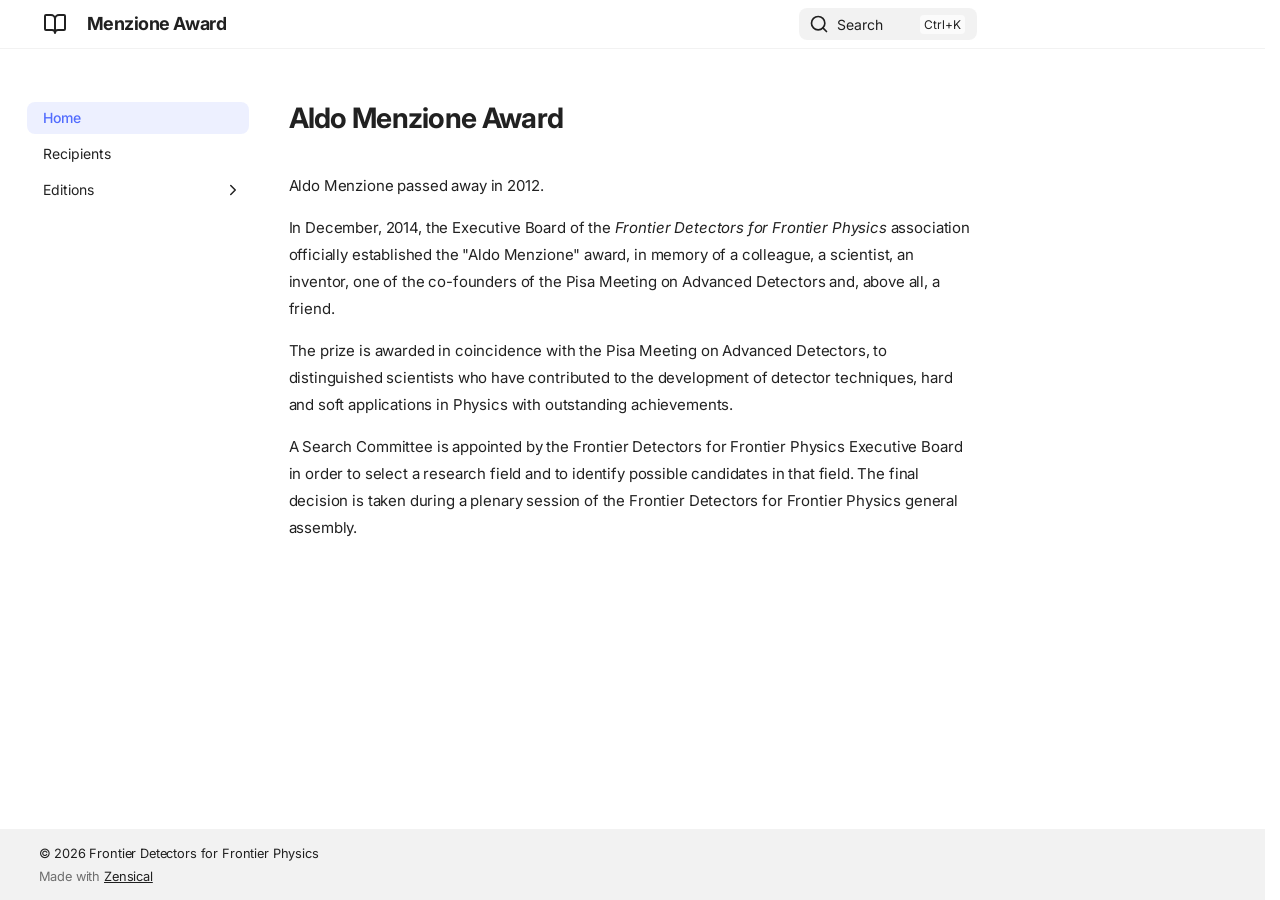
<file: index.html>
<!doctype html>
<html lang="en" class="no-js">
  <head>
    
      <meta charset="utf-8">
      <meta name="viewport" content="width=device-width,initial-scale=1">
      
        <meta name="description" content="Aldo Menzione Award landing page.">
      
      
        <meta name="author" content="Luca Baldini">
      
      
        <link rel="canonical" href="https://example.org/">
      
      
      
        <link rel="next" href="./recipients/">
      
      
        
      
      
      <link rel="icon" href="./assets/images/favicon.png">
      <meta name="generator" content="zensical-0.0.33">
    
    
      
        <title>Aldo Menzione Award - Menzione Award</title>
      
    
    
      
        
      
      <link rel="stylesheet" href="./assets/stylesheets/modern/main.53a7feaf.min.css">
      
      


    
    
      
    
    
      
        
        
        <link rel="preconnect" href="https://fonts.gstatic.com" crossorigin>
        <link rel="stylesheet" href="https://fonts.googleapis.com/css?family=Inter:300,300i,400,400i,500,500i,700,700i%7CJetBrains+Mono:400,400i,700,700i&amp;display=fallback">
        <style>:root{--md-text-font:"Inter";--md-code-font:"JetBrains Mono"}</style>
      
    
    
      <link rel="stylesheet" href="./stylesheets/extra.css">
    
    <script>__md_scope=new URL(".",location),__md_hash=e=>[...e].reduce(((e,t)=>(e<<5)-e+t.charCodeAt(0)),0),__md_get=(e,t=localStorage,a=__md_scope)=>JSON.parse(t.getItem(a.pathname+"."+e)),__md_set=(e,t,a=localStorage,_=__md_scope)=>{try{a.setItem(_.pathname+"."+e,JSON.stringify(t))}catch(e){}},document.documentElement.setAttribute("data-platform",navigator.platform)</script>
    
      

    
    
  </head>
  
  
    <body dir="ltr">
  
    
    <input class="md-toggle" data-md-toggle="drawer" type="checkbox" id="__drawer" autocomplete="off">
    <input class="md-toggle" data-md-toggle="search" type="checkbox" id="__search" autocomplete="off">
    <label class="md-overlay" for="__drawer" aria-label="Navigation"></label>
    <div data-md-component="skip">
      
        <a href="#__skip" class="md-skip">
          Skip to content
        </a>
      
    </div>
    <div data-md-component="announce">
      
    </div>
    
    
      

  

<header class="md-header md-header--shadow" data-md-component="header">
  <nav class="md-header__inner md-grid" aria-label="Header">
    <a href="" title="Menzione Award" class="md-header__button md-logo" aria-label="Menzione Award" data-md-component="logo">
      
  
  <svg xmlns="http://www.w3.org/2000/svg" fill="none" stroke="currentColor" stroke-linecap="round" stroke-linejoin="round" stroke-width="2" class="lucide lucide-book-open" viewBox="0 0 24 24"><path d="M12 7v14M3 18a1 1 0 0 1-1-1V4a1 1 0 0 1 1-1h5a4 4 0 0 1 4 4 4 4 0 0 1 4-4h5a1 1 0 0 1 1 1v13a1 1 0 0 1-1 1h-6a3 3 0 0 0-3 3 3 3 0 0 0-3-3z"/></svg>

    </a>
    <label class="md-header__button md-icon" for="__drawer" aria-label="Navigation">
      
      <svg xmlns="http://www.w3.org/2000/svg" fill="none" stroke="currentColor" stroke-linecap="round" stroke-linejoin="round" stroke-width="2" class="lucide lucide-menu" viewBox="0 0 24 24"><path d="M4 5h16M4 12h16M4 19h16"/></svg>
    </label>
    <div class="md-header__title" data-md-component="header-title">
      <div class="md-header__ellipsis">
        <div class="md-header__topic">
          <span class="md-ellipsis">
            Menzione Award
          </span>
        </div>
        <div class="md-header__topic" data-md-component="header-topic">
          <span class="md-ellipsis">
            
              Aldo Menzione Award
            
          </span>
        </div>
      </div>
    </div>
    
    
      <script>var palette=__md_get("__palette");if(palette&&palette.color){if("(prefers-color-scheme)"===palette.color.media){var media=matchMedia("(prefers-color-scheme: light)"),input=document.querySelector(media.matches?"[data-md-color-media='(prefers-color-scheme: light)']":"[data-md-color-media='(prefers-color-scheme: dark)']");palette.color.media=input.getAttribute("data-md-color-media"),palette.color.scheme=input.getAttribute("data-md-color-scheme"),palette.color.primary=input.getAttribute("data-md-color-primary"),palette.color.accent=input.getAttribute("data-md-color-accent")}for(var[key,value]of Object.entries(palette.color))document.body.setAttribute("data-md-color-"+key,value)}</script>
    
    
    
      
      
        <label class="md-header__button md-icon" for="__search" aria-label="Search">
          
          <svg xmlns="http://www.w3.org/2000/svg" fill="none" stroke="currentColor" stroke-linecap="round" stroke-linejoin="round" stroke-width="2" class="lucide lucide-search" viewBox="0 0 24 24"><path d="m21 21-4.34-4.34"/><circle cx="11" cy="11" r="8"/></svg>
        </label>
        <div class="md-search" data-md-component="search" role="dialog" aria-label="Search">
  <button type="button" class="md-search__button">
    Search
  </button>
</div>
      
    
    <div class="md-header__source">
      
    </div>
  </nav>
  
</header>
    
    <div class="md-container" data-md-component="container">
      
      
        
          
        
      
      <main class="md-main" data-md-component="main">
        <div class="md-main__inner md-grid">
          
            
              
              <div class="md-sidebar md-sidebar--primary" data-md-component="sidebar" data-md-type="navigation" >
                <div class="md-sidebar__scrollwrap">
                  <div class="md-sidebar__inner">
                    



<nav class="md-nav md-nav--primary" aria-label="Navigation" data-md-level="0">
  <label class="md-nav__title" for="__drawer">
    <a href="" title="Menzione Award" class="md-nav__button md-logo" aria-label="Menzione Award" data-md-component="logo">
      
  
  <svg xmlns="http://www.w3.org/2000/svg" fill="none" stroke="currentColor" stroke-linecap="round" stroke-linejoin="round" stroke-width="2" class="lucide lucide-book-open" viewBox="0 0 24 24"><path d="M12 7v14M3 18a1 1 0 0 1-1-1V4a1 1 0 0 1 1-1h5a4 4 0 0 1 4 4 4 4 0 0 1 4-4h5a1 1 0 0 1 1 1v13a1 1 0 0 1-1 1h-6a3 3 0 0 0-3 3 3 3 0 0 0-3-3z"/></svg>

    </a>
    Menzione Award
  </label>
  
  <ul class="md-nav__list" data-md-scrollfix>
    
      
      
  
  
    
  
  
  
    <li class="md-nav__item md-nav__item--active">
      
      
      
      
      
      <a href="" class="md-nav__link md-nav__link--active">
        
  
  
  <span class="md-ellipsis">
    
  
    Home
  

    
  </span>
  
  

      </a>
      
    </li>
  

    
      
      
  
  
  
  
    <li class="md-nav__item">
      <a href="./recipients/" class="md-nav__link">
        
  
  
  <span class="md-ellipsis">
    
  
    Recipients
  

    
  </span>
  
  

      </a>
    </li>
  

    
      
      
  
  
  
  
    
    
    
    
    
    <li class="md-nav__item md-nav__item--nested">
      
        
        
        <input class="md-nav__toggle md-toggle " type="checkbox" id="__nav_3" >
        
          
          <label class="md-nav__link" for="__nav_3" id="__nav_3_label" tabindex="0">
            
  
  
  <span class="md-ellipsis">
    
  
    Editions
  

    
  </span>
  
  

            <span class="md-nav__icon md-icon"></span>
          </label>
        
        <nav class="md-nav" data-md-level="1" aria-labelledby="__nav_3_label" aria-expanded="false">
          <label class="md-nav__title" for="__nav_3">
            <span class="md-nav__icon md-icon"></span>
            
  
    Editions
  

          </label>
          <ul class="md-nav__list" data-md-scrollfix>
            
              
                
  
  
  
  
    <li class="md-nav__item">
      <a href="./editions/2024/" class="md-nav__link">
        
  
  
  <span class="md-ellipsis">
    
  
    2024
  

    
  </span>
  
  

      </a>
    </li>
  

              
            
              
                
  
  
  
  
    <li class="md-nav__item">
      <a href="./editions/2022/" class="md-nav__link">
        
  
  
  <span class="md-ellipsis">
    
  
    2022
  

    
  </span>
  
  

      </a>
    </li>
  

              
            
              
                
  
  
  
  
    <li class="md-nav__item">
      <a href="./editions/2018/" class="md-nav__link">
        
  
  
  <span class="md-ellipsis">
    
  
    2018
  

    
  </span>
  
  

      </a>
    </li>
  

              
            
              
                
  
  
  
  
    <li class="md-nav__item">
      <a href="./editions/2015/" class="md-nav__link">
        
  
  
  <span class="md-ellipsis">
    
  
    2015
  

    
  </span>
  
  

      </a>
    </li>
  

              
            
          </ul>
        </nav>
      
    </li>
  

    
  </ul>
</nav>
                  </div>
                </div>
              </div>
            
            
              
              <div class="md-sidebar md-sidebar--secondary" data-md-component="sidebar" data-md-type="toc" >
                <div class="md-sidebar__scrollwrap">
                  
                    
                    
                    
                    
                  
                  <div class="md-sidebar__inner">
                    


<nav class="md-nav md-nav--secondary" aria-label="On this page">
  
  
  
  
</nav>
                  </div>
                </div>
              </div>
            
          
          
            <div class="md-content" data-md-component="content">
              
              <article class="md-content__inner md-typeset">
                
  
                  

  <h1 id="__skip">Aldo Menzione Award</h1>

<p>Aldo Menzione passed away in 2012.</p>
<p>In December, 2014, the Executive Board of the <em>Frontier Detectors for Frontier Physics</em>
association officially established the "Aldo Menzione" award, in memory of a colleague,
a scientist, an inventor, one of the co-founders of the Pisa Meeting on Advanced Detectors
and, above all, a friend.</p>
<p>The prize is awarded in coincidence with the Pisa Meeting on Advanced Detectors,
to distinguished scientists who have contributed to the development of detector
techniques, hard and soft applications in Physics with outstanding achievements.</p>
<p>A Search Committee is appointed by the Frontier Detectors for Frontier Physics
Executive Board in order to select a research field and to identify possible candidates
in that field. The final decision is taken during a plenary session of the
Frontier Detectors for Frontier Physics general assembly.</p>









  
  






                

  

              </article>
            </div>
          
          
<script>var target=document.getElementById(location.hash.slice(1));target&&target.name&&(target.checked=target.name.startsWith("__tabbed_"))</script>
        </div>
        
      </main>
      
        <footer class="md-footer">
  
  <div class="md-footer-meta md-typeset">
    <div class="md-footer-meta__inner md-grid">
      <div class="md-copyright">
  
    <div class="md-copyright__highlight">
      &copy; 2026 Frontier Detectors for Frontier Physics
    </div>
  
  
    Made with
    <a href="https://zensical.org/" target="_blank" rel="noopener">
      Zensical
    </a>
  
</div>
      
    </div>
  </div>
</footer>
      
    </div>
    <div class="md-dialog" data-md-component="dialog">
      <div class="md-dialog__inner md-typeset"></div>
    </div>
    
    
    
      
      
      <script id="__config" type="application/json">{"annotate":null,"base":".","features":[],"search":"./assets/javascripts/workers/search.e2d2d235.min.js","tags":null,"translations":{"clipboard.copied":"Copied to clipboard","clipboard.copy":"Copy to clipboard","search.result.more.one":"1 more on this page","search.result.more.other":"# more on this page","search.result.none":"No matching documents","search.result.one":"1 matching document","search.result.other":"# matching documents","search.result.placeholder":"Type to start searching","search.result.term.missing":"Missing","select.version":"Select version"},"version":null}</script>
    
    
      <script src="./assets/javascripts/bundle.63456bd9.min.js"></script>
      
    
  </body>
</html>
</file>
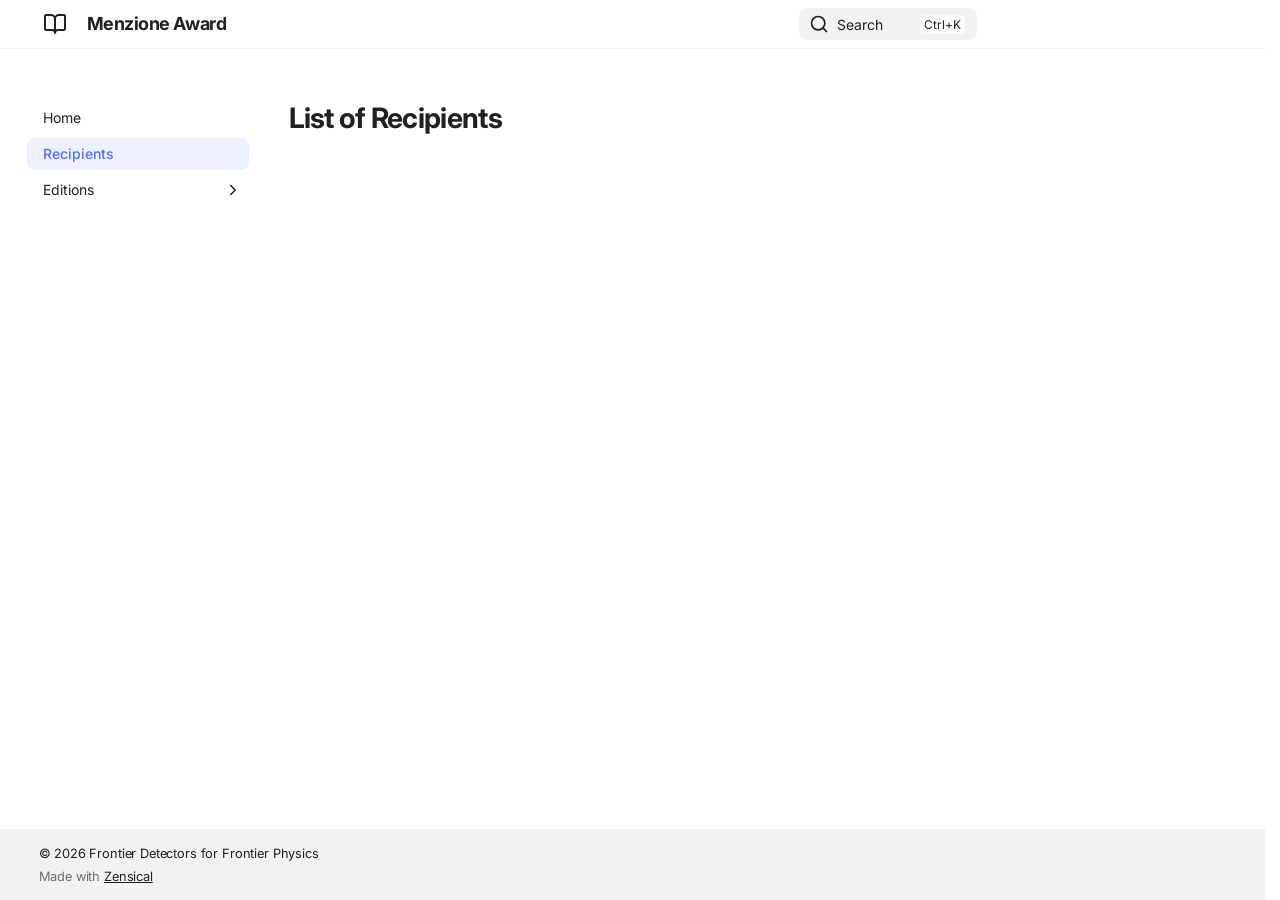
<file: recipients/index.html>
<!doctype html>
<html lang="en" class="no-js">
  <head>
    
      <meta charset="utf-8">
      <meta name="viewport" content="width=device-width,initial-scale=1">
      
        <meta name="description" content="Aldo Menzione Award recipients.">
      
      
        <meta name="author" content="Luca Baldini">
      
      
        <link rel="canonical" href="https://example.org/recipients/">
      
      
        <link rel="prev" href="./..">
      
      
        <link rel="next" href="../editions/2024/">
      
      
        
      
      
      <link rel="icon" href="../assets/images/favicon.png">
      <meta name="generator" content="zensical-0.0.33">
    
    
      
        <title>Aldo Menzione Award Recipients - Menzione Award</title>
      
    
    
      
        
      
      <link rel="stylesheet" href="../assets/stylesheets/modern/main.53a7feaf.min.css">
      
      


    
    
      
    
    
      
        
        
        <link rel="preconnect" href="https://fonts.gstatic.com" crossorigin>
        <link rel="stylesheet" href="https://fonts.googleapis.com/css?family=Inter:300,300i,400,400i,500,500i,700,700i%7CJetBrains+Mono:400,400i,700,700i&amp;display=fallback">
        <style>:root{--md-text-font:"Inter";--md-code-font:"JetBrains Mono"}</style>
      
    
    
      <link rel="stylesheet" href="../stylesheets/extra.css">
    
    <script>__md_scope=new URL("..",location),__md_hash=e=>[...e].reduce(((e,t)=>(e<<5)-e+t.charCodeAt(0)),0),__md_get=(e,t=localStorage,a=__md_scope)=>JSON.parse(t.getItem(a.pathname+"."+e)),__md_set=(e,t,a=localStorage,_=__md_scope)=>{try{a.setItem(_.pathname+"."+e,JSON.stringify(t))}catch(e){}},document.documentElement.setAttribute("data-platform",navigator.platform)</script>
    
      

    
    
  </head>
  
  
    <body dir="ltr">
  
    
    <input class="md-toggle" data-md-toggle="drawer" type="checkbox" id="__drawer" autocomplete="off">
    <input class="md-toggle" data-md-toggle="search" type="checkbox" id="__search" autocomplete="off">
    <label class="md-overlay" for="__drawer" aria-label="Navigation"></label>
    <div data-md-component="skip">
      
        
        <a href="#list-of-recipients" class="md-skip">
          Skip to content
        </a>
      
    </div>
    <div data-md-component="announce">
      
    </div>
    
    
      

  

<header class="md-header md-header--shadow" data-md-component="header">
  <nav class="md-header__inner md-grid" aria-label="Header">
    <a href="./.." title="Menzione Award" class="md-header__button md-logo" aria-label="Menzione Award" data-md-component="logo">
      
  
  <svg xmlns="http://www.w3.org/2000/svg" fill="none" stroke="currentColor" stroke-linecap="round" stroke-linejoin="round" stroke-width="2" class="lucide lucide-book-open" viewBox="0 0 24 24"><path d="M12 7v14M3 18a1 1 0 0 1-1-1V4a1 1 0 0 1 1-1h5a4 4 0 0 1 4 4 4 4 0 0 1 4-4h5a1 1 0 0 1 1 1v13a1 1 0 0 1-1 1h-6a3 3 0 0 0-3 3 3 3 0 0 0-3-3z"/></svg>

    </a>
    <label class="md-header__button md-icon" for="__drawer" aria-label="Navigation">
      
      <svg xmlns="http://www.w3.org/2000/svg" fill="none" stroke="currentColor" stroke-linecap="round" stroke-linejoin="round" stroke-width="2" class="lucide lucide-menu" viewBox="0 0 24 24"><path d="M4 5h16M4 12h16M4 19h16"/></svg>
    </label>
    <div class="md-header__title" data-md-component="header-title">
      <div class="md-header__ellipsis">
        <div class="md-header__topic">
          <span class="md-ellipsis">
            Menzione Award
          </span>
        </div>
        <div class="md-header__topic" data-md-component="header-topic">
          <span class="md-ellipsis">
            
              Aldo Menzione Award Recipients
            
          </span>
        </div>
      </div>
    </div>
    
    
      <script>var palette=__md_get("__palette");if(palette&&palette.color){if("(prefers-color-scheme)"===palette.color.media){var media=matchMedia("(prefers-color-scheme: light)"),input=document.querySelector(media.matches?"[data-md-color-media='(prefers-color-scheme: light)']":"[data-md-color-media='(prefers-color-scheme: dark)']");palette.color.media=input.getAttribute("data-md-color-media"),palette.color.scheme=input.getAttribute("data-md-color-scheme"),palette.color.primary=input.getAttribute("data-md-color-primary"),palette.color.accent=input.getAttribute("data-md-color-accent")}for(var[key,value]of Object.entries(palette.color))document.body.setAttribute("data-md-color-"+key,value)}</script>
    
    
    
      
      
        <label class="md-header__button md-icon" for="__search" aria-label="Search">
          
          <svg xmlns="http://www.w3.org/2000/svg" fill="none" stroke="currentColor" stroke-linecap="round" stroke-linejoin="round" stroke-width="2" class="lucide lucide-search" viewBox="0 0 24 24"><path d="m21 21-4.34-4.34"/><circle cx="11" cy="11" r="8"/></svg>
        </label>
        <div class="md-search" data-md-component="search" role="dialog" aria-label="Search">
  <button type="button" class="md-search__button">
    Search
  </button>
</div>
      
    
    <div class="md-header__source">
      
    </div>
  </nav>
  
</header>
    
    <div class="md-container" data-md-component="container">
      
      
        
          
        
      
      <main class="md-main" data-md-component="main">
        <div class="md-main__inner md-grid">
          
            
              
              <div class="md-sidebar md-sidebar--primary" data-md-component="sidebar" data-md-type="navigation" >
                <div class="md-sidebar__scrollwrap">
                  <div class="md-sidebar__inner">
                    



<nav class="md-nav md-nav--primary" aria-label="Navigation" data-md-level="0">
  <label class="md-nav__title" for="__drawer">
    <a href="./.." title="Menzione Award" class="md-nav__button md-logo" aria-label="Menzione Award" data-md-component="logo">
      
  
  <svg xmlns="http://www.w3.org/2000/svg" fill="none" stroke="currentColor" stroke-linecap="round" stroke-linejoin="round" stroke-width="2" class="lucide lucide-book-open" viewBox="0 0 24 24"><path d="M12 7v14M3 18a1 1 0 0 1-1-1V4a1 1 0 0 1 1-1h5a4 4 0 0 1 4 4 4 4 0 0 1 4-4h5a1 1 0 0 1 1 1v13a1 1 0 0 1-1 1h-6a3 3 0 0 0-3 3 3 3 0 0 0-3-3z"/></svg>

    </a>
    Menzione Award
  </label>
  
  <ul class="md-nav__list" data-md-scrollfix>
    
      
      
  
  
  
  
    <li class="md-nav__item">
      <a href="./.." class="md-nav__link">
        
  
  
  <span class="md-ellipsis">
    
  
    Home
  

    
  </span>
  
  

      </a>
    </li>
  

    
      
      
  
  
    
  
  
  
    <li class="md-nav__item md-nav__item--active">
      
      
      
      
        
      
      
      <a href="././" class="md-nav__link md-nav__link--active">
        
  
  
  <span class="md-ellipsis">
    
  
    Recipients
  

    
  </span>
  
  

      </a>
      
    </li>
  

    
      
      
  
  
  
  
    
    
    
    
    
    <li class="md-nav__item md-nav__item--nested">
      
        
        
        <input class="md-nav__toggle md-toggle " type="checkbox" id="__nav_3" >
        
          
          <label class="md-nav__link" for="__nav_3" id="__nav_3_label" tabindex="0">
            
  
  
  <span class="md-ellipsis">
    
  
    Editions
  

    
  </span>
  
  

            <span class="md-nav__icon md-icon"></span>
          </label>
        
        <nav class="md-nav" data-md-level="1" aria-labelledby="__nav_3_label" aria-expanded="false">
          <label class="md-nav__title" for="__nav_3">
            <span class="md-nav__icon md-icon"></span>
            
  
    Editions
  

          </label>
          <ul class="md-nav__list" data-md-scrollfix>
            
              
                
  
  
  
  
    <li class="md-nav__item">
      <a href="../editions/2024/" class="md-nav__link">
        
  
  
  <span class="md-ellipsis">
    
  
    2024
  

    
  </span>
  
  

      </a>
    </li>
  

              
            
              
                
  
  
  
  
    <li class="md-nav__item">
      <a href="../editions/2022/" class="md-nav__link">
        
  
  
  <span class="md-ellipsis">
    
  
    2022
  

    
  </span>
  
  

      </a>
    </li>
  

              
            
              
                
  
  
  
  
    <li class="md-nav__item">
      <a href="../editions/2018/" class="md-nav__link">
        
  
  
  <span class="md-ellipsis">
    
  
    2018
  

    
  </span>
  
  

      </a>
    </li>
  

              
            
              
                
  
  
  
  
    <li class="md-nav__item">
      <a href="../editions/2015/" class="md-nav__link">
        
  
  
  <span class="md-ellipsis">
    
  
    2015
  

    
  </span>
  
  

      </a>
    </li>
  

              
            
          </ul>
        </nav>
      
    </li>
  

    
  </ul>
</nav>
                  </div>
                </div>
              </div>
            
            
              
              <div class="md-sidebar md-sidebar--secondary" data-md-component="sidebar" data-md-type="toc" >
                <div class="md-sidebar__scrollwrap">
                  
                    
                    
                    
                      
                    
                    
                  
                  <div class="md-sidebar__inner">
                    


<nav class="md-nav md-nav--secondary" aria-label="On this page">
  
  
  
    
  
  
</nav>
                  </div>
                </div>
              </div>
            
          
          
            <div class="md-content" data-md-component="content">
              
              <article class="md-content__inner md-typeset">
                
  
                  

<h1 id="list-of-recipients">List of Recipients<a class="headerlink" href="#list-of-recipients" title="Permanent link">&para;</a></h1>









  
  






                

  

              </article>
            </div>
          
          
<script>var target=document.getElementById(location.hash.slice(1));target&&target.name&&(target.checked=target.name.startsWith("__tabbed_"))</script>
        </div>
        
      </main>
      
        <footer class="md-footer">
  
  <div class="md-footer-meta md-typeset">
    <div class="md-footer-meta__inner md-grid">
      <div class="md-copyright">
  
    <div class="md-copyright__highlight">
      &copy; 2026 Frontier Detectors for Frontier Physics
    </div>
  
  
    Made with
    <a href="https://zensical.org/" target="_blank" rel="noopener">
      Zensical
    </a>
  
</div>
      
    </div>
  </div>
</footer>
      
    </div>
    <div class="md-dialog" data-md-component="dialog">
      <div class="md-dialog__inner md-typeset"></div>
    </div>
    
    
    
      
      
      <script id="__config" type="application/json">{"annotate":null,"base":"..","features":[],"search":"../assets/javascripts/workers/search.e2d2d235.min.js","tags":null,"translations":{"clipboard.copied":"Copied to clipboard","clipboard.copy":"Copy to clipboard","search.result.more.one":"1 more on this page","search.result.more.other":"# more on this page","search.result.none":"No matching documents","search.result.one":"1 matching document","search.result.other":"# matching documents","search.result.placeholder":"Type to start searching","search.result.term.missing":"Missing","select.version":"Select version"},"version":null}</script>
    
    
      <script src="../assets/javascripts/bundle.63456bd9.min.js"></script>
      
    
  </body>
</html>
</file>
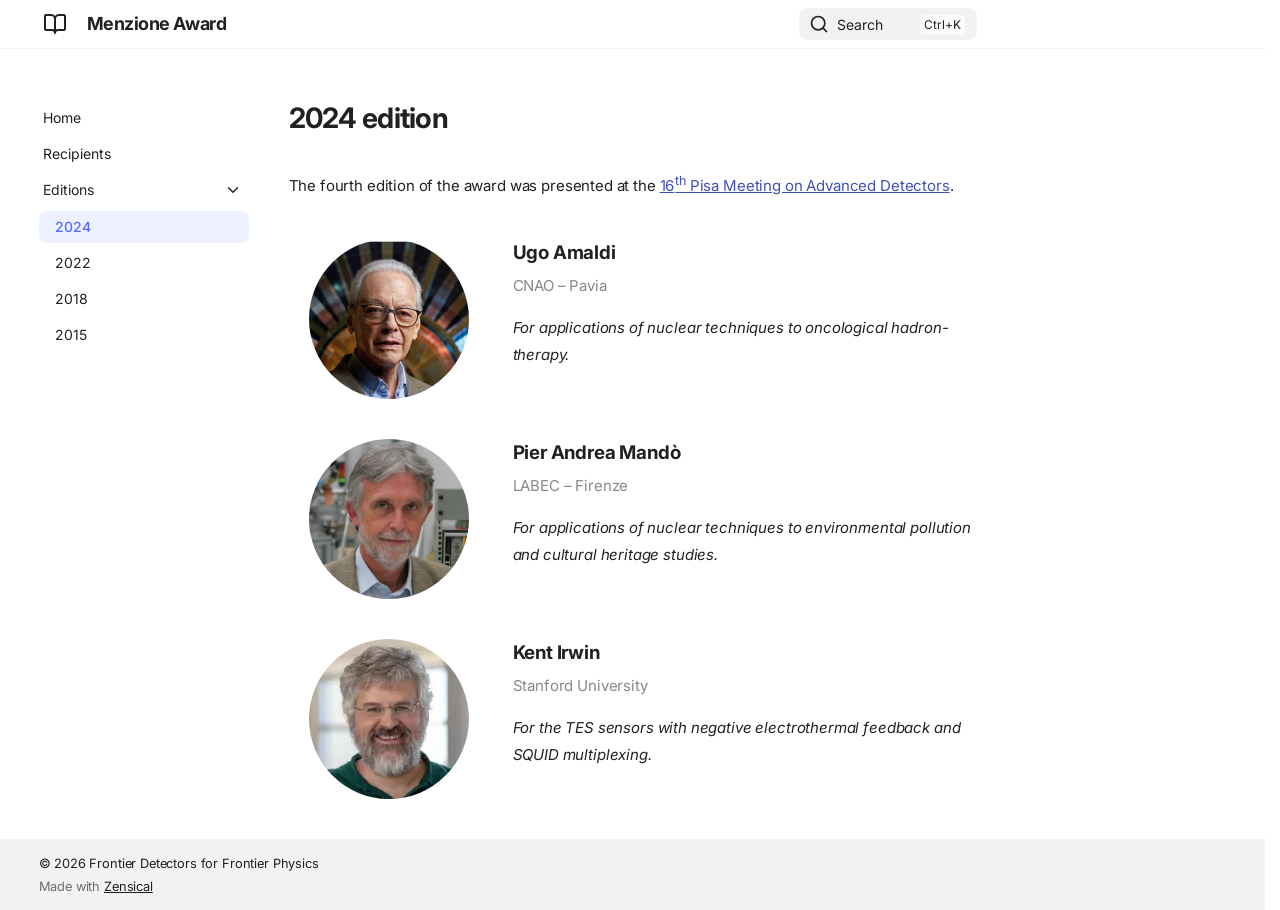
<file: editions/2024/index.html>
<!doctype html>
<html lang="en" class="no-js">
  <head>
    
      <meta charset="utf-8">
      <meta name="viewport" content="width=device-width,initial-scale=1">
      
      
        <meta name="author" content="Luca Baldini">
      
      
        <link rel="canonical" href="https://example.org/editions/2024/">
      
      
        <link rel="prev" href="../../recipients/">
      
      
        <link rel="next" href="../2022/">
      
      
        
      
      
      <link rel="icon" href="../../assets/images/favicon.png">
      <meta name="generator" content="zensical-0.0.33">
    
    
      
        <title>2024 edition - Menzione Award</title>
      
    
    
      
        
      
      <link rel="stylesheet" href="../../assets/stylesheets/modern/main.53a7feaf.min.css">
      
      


    
    
      
    
    
      
        
        
        <link rel="preconnect" href="https://fonts.gstatic.com" crossorigin>
        <link rel="stylesheet" href="https://fonts.googleapis.com/css?family=Inter:300,300i,400,400i,500,500i,700,700i%7CJetBrains+Mono:400,400i,700,700i&amp;display=fallback">
        <style>:root{--md-text-font:"Inter";--md-code-font:"JetBrains Mono"}</style>
      
    
    
      <link rel="stylesheet" href="../../stylesheets/extra.css">
    
    <script>__md_scope=new URL("../..",location),__md_hash=e=>[...e].reduce(((e,t)=>(e<<5)-e+t.charCodeAt(0)),0),__md_get=(e,t=localStorage,a=__md_scope)=>JSON.parse(t.getItem(a.pathname+"."+e)),__md_set=(e,t,a=localStorage,_=__md_scope)=>{try{a.setItem(_.pathname+"."+e,JSON.stringify(t))}catch(e){}},document.documentElement.setAttribute("data-platform",navigator.platform)</script>
    
      

    
    
  </head>
  
  
    <body dir="ltr">
  
    
    <input class="md-toggle" data-md-toggle="drawer" type="checkbox" id="__drawer" autocomplete="off">
    <input class="md-toggle" data-md-toggle="search" type="checkbox" id="__search" autocomplete="off">
    <label class="md-overlay" for="__drawer" aria-label="Navigation"></label>
    <div data-md-component="skip">
      
        
        <a href="#2024-edition" class="md-skip">
          Skip to content
        </a>
      
    </div>
    <div data-md-component="announce">
      
    </div>
    
    
      

  

<header class="md-header md-header--shadow" data-md-component="header">
  <nav class="md-header__inner md-grid" aria-label="Header">
    <a href="../.." title="Menzione Award" class="md-header__button md-logo" aria-label="Menzione Award" data-md-component="logo">
      
  
  <svg xmlns="http://www.w3.org/2000/svg" fill="none" stroke="currentColor" stroke-linecap="round" stroke-linejoin="round" stroke-width="2" class="lucide lucide-book-open" viewBox="0 0 24 24"><path d="M12 7v14M3 18a1 1 0 0 1-1-1V4a1 1 0 0 1 1-1h5a4 4 0 0 1 4 4 4 4 0 0 1 4-4h5a1 1 0 0 1 1 1v13a1 1 0 0 1-1 1h-6a3 3 0 0 0-3 3 3 3 0 0 0-3-3z"/></svg>

    </a>
    <label class="md-header__button md-icon" for="__drawer" aria-label="Navigation">
      
      <svg xmlns="http://www.w3.org/2000/svg" fill="none" stroke="currentColor" stroke-linecap="round" stroke-linejoin="round" stroke-width="2" class="lucide lucide-menu" viewBox="0 0 24 24"><path d="M4 5h16M4 12h16M4 19h16"/></svg>
    </label>
    <div class="md-header__title" data-md-component="header-title">
      <div class="md-header__ellipsis">
        <div class="md-header__topic">
          <span class="md-ellipsis">
            Menzione Award
          </span>
        </div>
        <div class="md-header__topic" data-md-component="header-topic">
          <span class="md-ellipsis">
            
              2024 edition
            
          </span>
        </div>
      </div>
    </div>
    
    
      <script>var palette=__md_get("__palette");if(palette&&palette.color){if("(prefers-color-scheme)"===palette.color.media){var media=matchMedia("(prefers-color-scheme: light)"),input=document.querySelector(media.matches?"[data-md-color-media='(prefers-color-scheme: light)']":"[data-md-color-media='(prefers-color-scheme: dark)']");palette.color.media=input.getAttribute("data-md-color-media"),palette.color.scheme=input.getAttribute("data-md-color-scheme"),palette.color.primary=input.getAttribute("data-md-color-primary"),palette.color.accent=input.getAttribute("data-md-color-accent")}for(var[key,value]of Object.entries(palette.color))document.body.setAttribute("data-md-color-"+key,value)}</script>
    
    
    
      
      
        <label class="md-header__button md-icon" for="__search" aria-label="Search">
          
          <svg xmlns="http://www.w3.org/2000/svg" fill="none" stroke="currentColor" stroke-linecap="round" stroke-linejoin="round" stroke-width="2" class="lucide lucide-search" viewBox="0 0 24 24"><path d="m21 21-4.34-4.34"/><circle cx="11" cy="11" r="8"/></svg>
        </label>
        <div class="md-search" data-md-component="search" role="dialog" aria-label="Search">
  <button type="button" class="md-search__button">
    Search
  </button>
</div>
      
    
    <div class="md-header__source">
      
    </div>
  </nav>
  
</header>
    
    <div class="md-container" data-md-component="container">
      
      
        
          
        
      
      <main class="md-main" data-md-component="main">
        <div class="md-main__inner md-grid">
          
            
              
              <div class="md-sidebar md-sidebar--primary" data-md-component="sidebar" data-md-type="navigation" >
                <div class="md-sidebar__scrollwrap">
                  <div class="md-sidebar__inner">
                    



<nav class="md-nav md-nav--primary" aria-label="Navigation" data-md-level="0">
  <label class="md-nav__title" for="__drawer">
    <a href="../.." title="Menzione Award" class="md-nav__button md-logo" aria-label="Menzione Award" data-md-component="logo">
      
  
  <svg xmlns="http://www.w3.org/2000/svg" fill="none" stroke="currentColor" stroke-linecap="round" stroke-linejoin="round" stroke-width="2" class="lucide lucide-book-open" viewBox="0 0 24 24"><path d="M12 7v14M3 18a1 1 0 0 1-1-1V4a1 1 0 0 1 1-1h5a4 4 0 0 1 4 4 4 4 0 0 1 4-4h5a1 1 0 0 1 1 1v13a1 1 0 0 1-1 1h-6a3 3 0 0 0-3 3 3 3 0 0 0-3-3z"/></svg>

    </a>
    Menzione Award
  </label>
  
  <ul class="md-nav__list" data-md-scrollfix>
    
      
      
  
  
  
  
    <li class="md-nav__item">
      <a href="../.." class="md-nav__link">
        
  
  
  <span class="md-ellipsis">
    
  
    Home
  

    
  </span>
  
  

      </a>
    </li>
  

    
      
      
  
  
  
  
    <li class="md-nav__item">
      <a href="../../recipients/" class="md-nav__link">
        
  
  
  <span class="md-ellipsis">
    
  
    Recipients
  

    
  </span>
  
  

      </a>
    </li>
  

    
      
      
  
  
    
  
  
  
    
    
    
    
    
    <li class="md-nav__item md-nav__item--active md-nav__item--nested">
      
        
        
        <input class="md-nav__toggle md-toggle " type="checkbox" id="__nav_3" checked>
        
          
          <label class="md-nav__link" for="__nav_3" id="__nav_3_label" tabindex="0">
            
  
  
  <span class="md-ellipsis">
    
  
    Editions
  

    
  </span>
  
  

            <span class="md-nav__icon md-icon"></span>
          </label>
        
        <nav class="md-nav" data-md-level="1" aria-labelledby="__nav_3_label" aria-expanded="true">
          <label class="md-nav__title" for="__nav_3">
            <span class="md-nav__icon md-icon"></span>
            
  
    Editions
  

          </label>
          <ul class="md-nav__list" data-md-scrollfix>
            
              
                
  
  
    
  
  
  
    <li class="md-nav__item md-nav__item--active">
      
      
      
      
        
      
      
      <a href="././" class="md-nav__link md-nav__link--active">
        
  
  
  <span class="md-ellipsis">
    
  
    2024
  

    
  </span>
  
  

      </a>
      
    </li>
  

              
            
              
                
  
  
  
  
    <li class="md-nav__item">
      <a href="../2022/" class="md-nav__link">
        
  
  
  <span class="md-ellipsis">
    
  
    2022
  

    
  </span>
  
  

      </a>
    </li>
  

              
            
              
                
  
  
  
  
    <li class="md-nav__item">
      <a href="../2018/" class="md-nav__link">
        
  
  
  <span class="md-ellipsis">
    
  
    2018
  

    
  </span>
  
  

      </a>
    </li>
  

              
            
              
                
  
  
  
  
    <li class="md-nav__item">
      <a href="../2015/" class="md-nav__link">
        
  
  
  <span class="md-ellipsis">
    
  
    2015
  

    
  </span>
  
  

      </a>
    </li>
  

              
            
          </ul>
        </nav>
      
    </li>
  

    
  </ul>
</nav>
                  </div>
                </div>
              </div>
            
            
              
              <div class="md-sidebar md-sidebar--secondary" data-md-component="sidebar" data-md-type="toc" >
                <div class="md-sidebar__scrollwrap">
                  
                    
                    
                    
                      
                    
                    
                  
                  <div class="md-sidebar__inner">
                    


<nav class="md-nav md-nav--secondary" aria-label="On this page">
  
  
  
    
  
  
</nav>
                  </div>
                </div>
              </div>
            
          
          
            <div class="md-content" data-md-component="content">
              
              <article class="md-content__inner md-typeset">
                
  
                  

<h1 id="2024-edition">2024 edition<a class="headerlink" href="#2024-edition" title="Permanent link">&para;</a></h1>
<p>The fourth edition of the award was presented at the
<a href="https://agenda.infn.it/event/37033/sessions/30045/">16<sup>th</sup> Pisa Meeting on Advanced Detectors</a>.</p>









  
  






                

  
    <div class="recipients">
      
        <div class="recipient">
          <div class="headshot-wrapper">
            <img src="../../assets/images/recipients/ugo-amaldi.png" alt="Ugo Amaldi" class="headshot">
          </div>
          <div>
            <h3>Ugo Amaldi</h3>
            <p class="affiliation">CNAO – Pavia</p>
            <p class="motivation"><em>For applications of nuclear techniques to oncological hadron-therapy.
</em></p>
          </div>
        </div>
      
        <div class="recipient">
          <div class="headshot-wrapper">
            <img src="../../assets/images/recipients/pier-andrea-mando.jpg" alt="Pier Andrea Mandò" class="headshot">
          </div>
          <div>
            <h3>Pier Andrea Mandò</h3>
            <p class="affiliation">LABEC – Firenze</p>
            <p class="motivation"><em>For applications of nuclear techniques to environmental pollution and cultural heritage studies.
</em></p>
          </div>
        </div>
      
        <div class="recipient">
          <div class="headshot-wrapper">
            <img src="../../assets/images/recipients/kent-irwin.webp" alt="Kent Irwin" class="headshot">
          </div>
          <div>
            <h3>Kent Irwin</h3>
            <p class="affiliation">Stanford University</p>
            <p class="motivation"><em>For the TES sensors with negative electrothermal feedback and SQUID multiplexing.
</em></p>
          </div>
        </div>
      
    </div>
  

              </article>
            </div>
          
          
<script>var target=document.getElementById(location.hash.slice(1));target&&target.name&&(target.checked=target.name.startsWith("__tabbed_"))</script>
        </div>
        
      </main>
      
        <footer class="md-footer">
  
  <div class="md-footer-meta md-typeset">
    <div class="md-footer-meta__inner md-grid">
      <div class="md-copyright">
  
    <div class="md-copyright__highlight">
      &copy; 2026 Frontier Detectors for Frontier Physics
    </div>
  
  
    Made with
    <a href="https://zensical.org/" target="_blank" rel="noopener">
      Zensical
    </a>
  
</div>
      
    </div>
  </div>
</footer>
      
    </div>
    <div class="md-dialog" data-md-component="dialog">
      <div class="md-dialog__inner md-typeset"></div>
    </div>
    
    
    
      
      
      <script id="__config" type="application/json">{"annotate":null,"base":"../..","features":[],"search":"../../assets/javascripts/workers/search.e2d2d235.min.js","tags":null,"translations":{"clipboard.copied":"Copied to clipboard","clipboard.copy":"Copy to clipboard","search.result.more.one":"1 more on this page","search.result.more.other":"# more on this page","search.result.none":"No matching documents","search.result.one":"1 matching document","search.result.other":"# matching documents","search.result.placeholder":"Type to start searching","search.result.term.missing":"Missing","select.version":"Select version"},"version":null}</script>
    
    
      <script src="../../assets/javascripts/bundle.63456bd9.min.js"></script>
      
    
  </body>
</html>
</file>
<file: stylesheets/extra.css>
.recipient {
  display: grid;
  grid-template-columns: 200px 1fr;
  gap: 1.2rem;
  margin: 2.0rem 0;
  align-items: start;
}

.recipient h3 {
  margin-top: 0;
}

.recipient p {
  margin-bottom: 0rem;
}

.motivation {
  font-style: italic;
}

.affiliation {
  font-size: 0.75rem;
  color: #888;
  margin-top: -0.5rem;
}

.headshot-wrapper {
  width: 160px;
  height: 160px;
  margin: 0 auto 0rem;
  border-radius: 50%;
  overflow: hidden;
  background: #eee;
  display: flex;
  align-items: center;
  justify-content: center;
  text-align: center;
  font-size: 1rem;
  padding: 0rem;
}

.headshot {
  width: 100%;
  height: 100%;
  object-fit: cover;
}
</file>
<file: assets/stylesheets/modern/main.53a7feaf.min.css>
@charset "UTF-8";html{-webkit-text-size-adjust:none;-moz-text-size-adjust:none;text-size-adjust:none;box-sizing:border-box}*,:after,:before{box-sizing:inherit}@media (prefers-reduced-motion){*,:after,:before{transition:none!important}}body{margin:0}a,button,input,label{-webkit-tap-highlight-color:transparent}a{color:inherit;text-decoration:none}hr{border:0;box-sizing:initial;display:block;height:.05rem;overflow:visible;padding:0}small{font-size:80%}sub,sup{line-height:1em}img{border-style:none}table{border-collapse:initial;border-spacing:0}td,th{font-weight:400;vertical-align:top}button{background:#0000;border:0;font-family:inherit;font-size:inherit;margin:0;padding:0}input{border:0;outline:none}:root{--md-primary-fg-color:#4051b5;--md-primary-fg-color--light:#5d6cc0;--md-primary-fg-color--dark:#303fa1;--md-primary-bg-color:#fff;--md-primary-bg-color--light:#ffffffb3;--md-accent-fg-color:#526cfe;--md-accent-fg-color--transparent:#526cfe1a;--md-accent-bg-color:#fff;--md-accent-bg-color--light:#ffffffb3}[data-md-color-scheme=default]{color-scheme:light}[data-md-color-scheme=default] img[src$="#gh-dark-mode-only"],[data-md-color-scheme=default] img[src$="#only-dark"]{display:none}:root,[data-md-color-scheme=default]{--md-hue:225deg;--md-default-fg-color:#000000de;--md-default-fg-color--light:#0000008c;--md-default-fg-color--lighter:#00000052;--md-default-fg-color--lightest:#0000000d;--md-default-bg-color:#fff;--md-default-bg-color--light:#ffffffb3;--md-default-bg-color--lighter:#ffffff4d;--md-default-bg-color--lightest:#ffffff1f;--md-code-fg-color:#36464e;--md-code-bg-color:#f5f5f5;--md-code-bg-color--light:#f5f5f5b3;--md-code-bg-color--lighter:#f5f5f54d;--md-code-hl-color:#4287ff;--md-code-hl-color--light:#4287ff1a;--md-code-hl-number-color:#d52a2a;--md-code-hl-special-color:#db1457;--md-code-hl-function-color:#a846b9;--md-code-hl-constant-color:#6e59d9;--md-code-hl-keyword-color:#3f6ec6;--md-code-hl-string-color:#1c7d4d;--md-code-hl-name-color:var(--md-code-fg-color);--md-code-hl-operator-color:var(--md-default-fg-color--light);--md-code-hl-punctuation-color:var(--md-default-fg-color--light);--md-code-hl-comment-color:var(--md-default-fg-color--light);--md-code-hl-generic-color:var(--md-default-fg-color--light);--md-code-hl-variable-color:var(--md-default-fg-color--light);--md-typeset-color:var(--md-default-fg-color);--md-typeset-a-color:var(--md-primary-fg-color);--md-typeset-del-color:#f5503d26;--md-typeset-ins-color:#0bd57026;--md-typeset-kbd-color:#fafafa;--md-typeset-kbd-accent-color:#fff;--md-typeset-kbd-border-color:#b8b8b8;--md-typeset-mark-color:#ffff0080;--md-typeset-table-color:#0000001f;--md-typeset-table-color--light:rgba(0,0,0,.035);--md-admonition-fg-color:var(--md-default-fg-color);--md-admonition-bg-color:var(--md-default-bg-color);--md-warning-fg-color:#000000de;--md-warning-bg-color:#ff9;--md-shadow-z1:0 0.2rem 0.5rem #0000000d,0 0 0.05rem #0000001a;--md-shadow-z2:0 0.2rem 0.5rem #0000001a,0 0 0.05rem #00000040;--md-shadow-z3:0 0.2rem 0.5rem #0003,0 0 0.05rem #00000059;--color-foreground:0 0 0;--color-background:255 255 255;--color-background-subtle:240 240 240;--color-backdrop:255 255 255}.md-icon svg{fill:currentcolor;display:block;height:1.2rem;width:1.2rem}.md-icon svg.lucide{fill:#0000;stroke:currentcolor}body{-webkit-font-smoothing:antialiased;-moz-osx-font-smoothing:grayscale;--md-text-font-family:var(--md-text-font,_),-apple-system,BlinkMacSystemFont,Helvetica,Arial,sans-serif;--md-code-font-family:var(--md-code-font,_),SFMono-Regular,Consolas,Menlo,monospace}aside,body,input{font-feature-settings:"kern","liga";color:var(--md-typeset-color);font-family:var(--md-text-font-family)}code,kbd,pre{font-feature-settings:"kern";font-family:var(--md-code-font-family)}:root{--md-typeset-table-sort-icon:url('data:image/svg+xml;charset=utf-8,<svg xmlns="http://www.w3.org/2000/svg" fill="none" stroke="currentColor" stroke-linecap="round" stroke-linejoin="round" stroke-width="2" class="lucide lucide-arrow-down-up" viewBox="0 0 24 24"><path d="m3 16 4 4 4-4m-4 4V4m14 4-4-4-4 4m4-4v16"/></svg>');--md-typeset-table-sort-icon--asc:url('data:image/svg+xml;charset=utf-8,<svg xmlns="http://www.w3.org/2000/svg" fill="none" stroke="currentColor" stroke-linecap="round" stroke-linejoin="round" stroke-width="2" class="lucide lucide-arrow-down-narrow-wide" viewBox="0 0 24 24"><path d="m3 16 4 4 4-4m-4 4V4m4 0h4m-4 4h7m-7 4h10"/></svg>');--md-typeset-table-sort-icon--desc:url('data:image/svg+xml;charset=utf-8,<svg xmlns="http://www.w3.org/2000/svg" fill="none" stroke="currentColor" stroke-linecap="round" stroke-linejoin="round" stroke-width="2" class="lucide lucide-arrow-up-narrow-wide" viewBox="0 0 24 24"><path d="m3 8 4-4 4 4M7 4v16m4-8h4m-4 4h7m-7 4h10"/></svg>');--md-typeset-preview-icon:url('data:image/svg+xml;charset=utf-8,<svg xmlns="http://www.w3.org/2000/svg" fill="none" stroke="currentColor" stroke-linecap="round" stroke-linejoin="round" stroke-width="2" class="lucide lucide-mouse-pointer-2" viewBox="0 0 24 24"><path d="M4.037 4.688a.495.495 0 0 1 .651-.651l16 6.5a.5.5 0 0 1-.063.947l-6.124 1.58a2 2 0 0 0-1.438 1.435l-1.579 6.126a.5.5 0 0 1-.947.063z"/></svg>')}.md-typeset{-webkit-print-color-adjust:exact;color-adjust:exact;font-size:.75rem;letter-spacing:-.01em;line-height:1.8;overflow-wrap:break-word}@media print{.md-typeset{font-size:.68rem}}.md-typeset blockquote,.md-typeset dl,.md-typeset figure,.md-typeset ol,.md-typeset pre,.md-typeset ul{margin-bottom:1em;margin-top:1em}.md-typeset h1{color:var(--md-default-fg-color);font-size:1.875em;line-height:1.3;margin:0 0 1.25em}.md-typeset h1,.md-typeset h2{font-weight:700;letter-spacing:-.025em}.md-typeset h2{font-size:1.5em;line-height:1.4;margin:1.6em 0 .64em}.md-typeset h3{font-size:1.25em;font-weight:700;letter-spacing:-.01em;line-height:1.5;margin:1.6em 0 .8em}.md-typeset h2+h3{margin-top:.8em}.md-typeset h4{font-weight:700;letter-spacing:-.01em;margin:1em 0}.md-typeset h5,.md-typeset h6{color:var(--md-default-fg-color--light);font-size:.8em;font-weight:700;letter-spacing:-.01em;margin:1.25em 0}.md-typeset h5{text-transform:uppercase}.md-typeset h5 code{text-transform:none}.md-typeset hr{border-bottom:.05rem solid var(--md-default-fg-color--lightest);display:flow-root;margin:1.5em 0}.md-typeset a{color:var(--md-typeset-a-color);text-decoration:underline;word-break:break-word}.md-typeset a,.md-typeset a:before{transition:color 125ms}.md-typeset a:focus,.md-typeset a:hover{color:var(--md-accent-fg-color)}.md-typeset a:focus code,.md-typeset a:hover code{background-color:var(--md-accent-fg-color--transparent);color:var(--md-accent-fg-color)}.md-typeset a code{color:var(--md-typeset-a-color)}.md-typeset a.focus-visible{outline-color:var(--md-accent-fg-color);outline-offset:.2rem}.md-typeset code,.md-typeset kbd,.md-typeset pre{color:var(--md-code-fg-color);direction:ltr;font-variant-ligatures:none;transition:background-color 125ms}@media print{.md-typeset code,.md-typeset kbd,.md-typeset pre{white-space:pre-wrap}}.md-typeset code{background-color:var(--md-code-bg-color);border-radius:.2rem;-webkit-box-decoration-break:clone;box-decoration-break:clone;font-size:.85em;padding:.25em .4em;transition:color 125ms,background-color 125ms;word-break:break-word}.md-typeset code:not(.focus-visible){-webkit-tap-highlight-color:transparent;outline:none}.md-typeset pre{display:flow-root;line-height:1.4;position:relative}.md-typeset pre>code{border-radius:.4rem;-webkit-box-decoration-break:slice;box-decoration-break:slice;box-shadow:none;display:block;margin:0;outline-color:var(--md-accent-fg-color);overflow:auto;padding:.7720588235em 1.1764705882em;scrollbar-color:var(--md-default-fg-color--lighter) #0000;scrollbar-width:thin;touch-action:auto;word-break:normal}.md-typeset pre>code:hover{scrollbar-color:var(--md-accent-fg-color) #0000}.md-typeset pre>code::-webkit-scrollbar{height:.2rem;width:.2rem}.md-typeset pre>code::-webkit-scrollbar-thumb{background-color:var(--md-default-fg-color--lighter)}.md-typeset pre>code::-webkit-scrollbar-thumb:hover{background-color:var(--md-accent-fg-color)}.md-typeset kbd{border-radius:.2rem;box-shadow:0 0 0 .05rem var(--md-typeset-kbd-border-color),0 .15rem 0 var(--md-typeset-kbd-border-color);color:var(--md-default-fg-color);display:inline-block;font-size:.75em;padding:0 .6666666667em;vertical-align:text-top;word-break:break-word}.md-typeset mark{background-color:var(--md-typeset-mark-color);-webkit-box-decoration-break:clone;box-decoration-break:clone;color:inherit;word-break:break-word}.md-typeset abbr{border-bottom:.05rem dotted var(--md-default-fg-color--light);cursor:help;text-decoration:none}.md-typeset [data-preview]{position:relative}[dir=ltr] .md-typeset [data-preview]:after{margin-left:.125em}[dir=rtl] .md-typeset [data-preview]:after{margin-right:.125em}.md-typeset [data-preview]:after{background-color:currentcolor;content:"";display:inline-block;height:.8em;-webkit-mask-image:var(--md-typeset-preview-icon);mask-image:var(--md-typeset-preview-icon);-webkit-mask-repeat:no-repeat;mask-repeat:no-repeat;-webkit-mask-size:contain;mask-size:contain;transition:background-color 125ms;vertical-align:text-top;width:.8em}.md-typeset small{opacity:.75}[dir=ltr] .md-typeset sub,[dir=ltr] .md-typeset sup{margin-left:.078125em}[dir=rtl] .md-typeset sub,[dir=rtl] .md-typeset sup{margin-right:.078125em}[dir=ltr] .md-typeset blockquote{padding-left:.6rem}[dir=rtl] .md-typeset blockquote{padding-right:.6rem}[dir=ltr] .md-typeset blockquote{border-left:.2rem solid var(--md-default-fg-color--lighter)}[dir=rtl] .md-typeset blockquote{border-right:.2rem solid var(--md-default-fg-color--lighter)}.md-typeset blockquote{color:var(--md-default-fg-color--light);margin-left:0;margin-right:0}.md-typeset ul{list-style-type:disc}.md-typeset ul[type]{list-style-type:revert-layer}[dir=ltr] .md-typeset ol,[dir=ltr] .md-typeset ul{margin-left:.625em}[dir=rtl] .md-typeset ol,[dir=rtl] .md-typeset ul{margin-right:.625em}.md-typeset ol,.md-typeset ul{padding:0}.md-typeset ol:not([hidden]),.md-typeset ul:not([hidden]){display:flow-root}.md-typeset ol ol,.md-typeset ul ol{list-style-type:lower-alpha}.md-typeset ol ol ol,.md-typeset ul ol ol{list-style-type:lower-roman}.md-typeset ol ol ol ol,.md-typeset ul ol ol ol{list-style-type:upper-alpha}.md-typeset ol ol ol ol ol,.md-typeset ul ol ol ol ol{list-style-type:upper-roman}.md-typeset ol[type],.md-typeset ul[type]{list-style-type:revert-layer}[dir=ltr] .md-typeset ol li,[dir=ltr] .md-typeset ul li{margin-left:1.25em}[dir=rtl] .md-typeset ol li,[dir=rtl] .md-typeset ul li{margin-right:1.25em}.md-typeset ol li,.md-typeset ul li{margin-bottom:.5em}.md-typeset ol li blockquote,.md-typeset ol li p,.md-typeset ul li blockquote,.md-typeset ul li p{margin:.5em 0}.md-typeset ol li:last-child,.md-typeset ul li:last-child{margin-bottom:0}[dir=ltr] .md-typeset ol li ol,[dir=ltr] .md-typeset ol li ul,[dir=ltr] .md-typeset ul li ol,[dir=ltr] .md-typeset ul li ul{margin-left:.625em}[dir=rtl] .md-typeset ol li ol,[dir=rtl] .md-typeset ol li ul,[dir=rtl] .md-typeset ul li ol,[dir=rtl] .md-typeset ul li ul{margin-right:.625em}.md-typeset ol li ol,.md-typeset ol li ul,.md-typeset ul li ol,.md-typeset ul li ul{margin-bottom:.5em;margin-top:.5em}[dir=ltr] .md-typeset dd{margin-left:1.875em}[dir=rtl] .md-typeset dd{margin-right:1.875em}.md-typeset dd{margin-bottom:1.5em;margin-top:1em}.md-typeset img,.md-typeset svg,.md-typeset video{height:auto;max-width:100%}.md-typeset img[align=left]{margin:1em 1em 1em 0}.md-typeset img[align=right]{margin:1em 0 1em 1em}.md-typeset img[align]:only-child{margin-top:0}.md-typeset figure{display:flow-root;margin:1em auto;max-width:100%;text-align:center;width:fit-content}.md-typeset figure img{display:block;margin:0 auto}.md-typeset figcaption{font-style:italic;margin:1em auto;max-width:24rem}.md-typeset iframe{max-width:100%}.md-typeset table:not([class]){background-color:var(--md-default-bg-color);border:.05rem solid var(--md-typeset-table-color);border-radius:.1rem;display:inline-block;font-size:.64rem;max-width:100%;overflow:auto;touch-action:auto}@media print{.md-typeset table:not([class]){display:table}}.md-typeset table:not([class])+*{margin-top:1.5em}.md-typeset table:not([class]) td>:first-child,.md-typeset table:not([class]) th>:first-child{margin-top:0}.md-typeset table:not([class]) td>:last-child,.md-typeset table:not([class]) th>:last-child{margin-bottom:0}.md-typeset table:not([class]) td:not([align]),.md-typeset table:not([class]) th:not([align]){text-align:left}[dir=rtl] .md-typeset table:not([class]) td:not([align]),[dir=rtl] .md-typeset table:not([class]) th:not([align]){text-align:right}.md-typeset table:not([class]) th{font-weight:700;min-width:5rem;padding:.9375em 1.25em;vertical-align:top}.md-typeset table:not([class]) td{border-top:.05rem solid var(--md-typeset-table-color);padding:.9375em 1.25em;vertical-align:top}.md-typeset table:not([class]) tbody tr{transition:background-color 125ms}.md-typeset table:not([class]) tbody tr:hover{background-color:var(--md-typeset-table-color--light);box-shadow:0 .05rem 0 var(--md-default-bg-color) inset}.md-typeset table:not([class]) a{word-break:normal}.md-typeset table th[role=columnheader]{cursor:pointer}[dir=ltr] .md-typeset table th[role=columnheader]:after{margin-left:.5em}[dir=rtl] .md-typeset table th[role=columnheader]:after{margin-right:.5em}.md-typeset table th[role=columnheader]:after{content:"";display:inline-block;height:1.2em;-webkit-mask-image:var(--md-typeset-table-sort-icon);mask-image:var(--md-typeset-table-sort-icon);-webkit-mask-repeat:no-repeat;mask-repeat:no-repeat;-webkit-mask-size:contain;mask-size:contain;transition:background-color 125ms;vertical-align:text-bottom;width:1.2em}.md-typeset table th[role=columnheader]:hover:after{background-color:var(--md-default-fg-color--lighter)}.md-typeset table th[role=columnheader][aria-sort=ascending]:after{background-color:var(--md-default-fg-color--light);-webkit-mask-image:var(--md-typeset-table-sort-icon--asc);mask-image:var(--md-typeset-table-sort-icon--asc)}.md-typeset table th[role=columnheader][aria-sort=descending]:after{background-color:var(--md-default-fg-color--light);-webkit-mask-image:var(--md-typeset-table-sort-icon--desc);mask-image:var(--md-typeset-table-sort-icon--desc)}.md-typeset__scrollwrap{margin:1em -.8rem;overflow-x:auto;touch-action:auto}.md-typeset__table{display:inline-block;margin-bottom:.5em;padding:0 .8rem}@media print{.md-typeset__table{display:block}}html .md-typeset__table table{display:table;margin:0;overflow:hidden;width:100%}@media screen and (max-width:44.984375em){.md-content__inner>pre{margin:1em -.8rem}.md-content__inner>pre code{border-radius:0}}.md-banner{background-color:var(--md-accent-fg-color--transparent);color:var(--md-default-fg-color);overflow:auto}@media print{.md-banner{display:none}}.md-banner--warning{background-color:var(--md-warning-bg-color);color:var(--md-warning-fg-color)}.md-banner__inner{font-size:.7rem;margin:.6rem auto;padding:0 .8rem}[dir=ltr] .md-banner__button{float:right}[dir=rtl] .md-banner__button{float:left}.md-banner__button{color:inherit;cursor:pointer;transition:opacity .25s}.no-js .md-banner__button{display:none}.md-banner__button:hover{opacity:.7}html{scrollbar-gutter:stable;font-size:125%;height:100%;overflow-x:hidden}@media screen and (min-width:100em){html{font-size:137.5%}}@media screen and (min-width:125em){html{font-size:150%}}body{background-color:var(--md-default-bg-color);display:flex;flex-direction:column;font-size:.5rem;min-height:100%;position:relative;width:100%}@media print{body{display:block}}@media screen and (max-width:59.984375em){body[data-md-scrolllock]{position:fixed}}.md-grid{margin-left:auto;margin-right:auto;max-width:61rem}.md-container{display:flex;flex-direction:column;flex-grow:1}@media print{.md-container{display:block}}.md-main{flex-grow:1}.md-main__inner{display:flex;height:100%;margin-top:1.5rem}.md-ellipsis{overflow:hidden;text-overflow:ellipsis}.md-toggle{display:none}.md-option{height:0;opacity:0;position:absolute;width:0}.md-option:checked+label:not([hidden]){display:block}.md-option.focus-visible+label{outline-color:var(--md-accent-fg-color);outline-style:auto}.md-skip{background-color:var(--md-default-fg-color);border-radius:.1rem;color:var(--md-default-bg-color);font-size:.64rem;margin:.5rem;opacity:0;outline-color:var(--md-accent-fg-color);padding:.3rem .5rem;position:fixed;transform:translateY(.4rem);z-index:-1}.md-skip:focus{opacity:1;transform:translateY(0);transition:transform .25s cubic-bezier(.4,0,.2,1),opacity 175ms 75ms;z-index:10}@page{margin:25mm}:root{--md-clipboard-icon:url('data:image/svg+xml;charset=utf-8,<svg xmlns="http://www.w3.org/2000/svg" fill="none" stroke="currentColor" stroke-linecap="round" stroke-linejoin="round" stroke-width="2" class="lucide lucide-clipboard-copy" viewBox="0 0 24 24"><rect width="8" height="4" x="8" y="2" rx="1" ry="1"/><path d="M8 4H6a2 2 0 0 0-2 2v14a2 2 0 0 0 2 2h12a2 2 0 0 0 2-2v-2M16 4h2a2 2 0 0 1 2 2v4m1 4H11"/><path d="m15 10-4 4 4 4"/></svg>')}.md-clipboard{border-radius:.1rem;color:var(--md-default-fg-color--lightest);cursor:pointer;height:1.5em;outline-color:var(--md-accent-fg-color);outline-offset:.1rem;transition:color .25s;width:1.5em;z-index:1}@media print{.md-clipboard{display:none}}.md-clipboard:not(.focus-visible){-webkit-tap-highlight-color:transparent;outline:none}:hover>.md-clipboard{color:var(--md-default-fg-color--light)}.md-clipboard:focus,.md-clipboard:hover{color:var(--md-accent-fg-color)}.md-clipboard:after{background-color:currentcolor;content:"";display:block;height:1.125em;margin:0 auto;-webkit-mask-image:var(--md-clipboard-icon);mask-image:var(--md-clipboard-icon);-webkit-mask-position:center;mask-position:center;-webkit-mask-repeat:no-repeat;mask-repeat:no-repeat;-webkit-mask-size:contain;mask-size:contain;width:1.125em}.md-clipboard--inline{cursor:pointer}.md-clipboard--inline code{transition:color .25s,background-color .25s}.md-clipboard--inline:focus code,.md-clipboard--inline:hover code{background-color:var(--md-accent-fg-color--transparent);color:var(--md-accent-fg-color)}:root{--md-code-select-icon:url('data:image/svg+xml;charset=utf-8,<svg xmlns="http://www.w3.org/2000/svg" fill="none" stroke="currentColor" stroke-linecap="round" stroke-linejoin="round" stroke-width="2" class="lucide lucide-scan" viewBox="0 0 24 24"><path d="M3 7V5a2 2 0 0 1 2-2h2m10 0h2a2 2 0 0 1 2 2v2m0 10v2a2 2 0 0 1-2 2h-2M7 21H5a2 2 0 0 1-2-2v-2"/></svg>');--md-code-copy-icon:url('data:image/svg+xml;charset=utf-8,<svg xmlns="http://www.w3.org/2000/svg" fill="none" stroke="currentColor" stroke-linecap="round" stroke-linejoin="round" stroke-width="2" class="lucide lucide-clipboard-copy" viewBox="0 0 24 24"><rect width="8" height="4" x="8" y="2" rx="1" ry="1"/><path d="M8 4H6a2 2 0 0 0-2 2v14a2 2 0 0 0 2 2h12a2 2 0 0 0 2-2v-2M16 4h2a2 2 0 0 1 2 2v4m1 4H11"/><path d="m15 10-4 4 4 4"/></svg>')}.md-typeset .md-code__content{display:grid}.md-code__nav{background-color:var(--md-code-bg-color--lighter);border-radius:.1rem;display:flex;gap:.2rem;padding:.2rem;position:absolute;right:.25em;top:.25em;transition:background-color .25s;z-index:1}:hover>.md-code__nav{background-color:var(--md-code-bg-color--light)}.md-code__button{color:var(--md-default-fg-color--lightest);cursor:pointer;display:block;height:1.5em;outline-color:var(--md-accent-fg-color);outline-offset:.1rem;transition:color .25s;width:1.5em}:hover>*>.md-code__button{color:var(--md-default-fg-color--light)}.md-code__button.focus-visible,.md-code__button:hover{color:var(--md-accent-fg-color)}.md-code__button--active{color:var(--md-default-fg-color)!important}.md-code__button:after{background-color:currentcolor;content:"";display:block;height:1.125em;margin:0 auto;-webkit-mask-position:center;mask-position:center;-webkit-mask-repeat:no-repeat;mask-repeat:no-repeat;-webkit-mask-size:contain;mask-size:contain;width:1.125em}.md-code__button[data-md-type=select]:after{-webkit-mask-image:var(--md-code-select-icon);mask-image:var(--md-code-select-icon)}.md-code__button[data-md-type=copy]:after{-webkit-mask-image:var(--md-code-copy-icon);mask-image:var(--md-code-copy-icon)}@keyframes consent{0%{opacity:0;transform:translateY(100%)}to{opacity:1;transform:translateY(0)}}@keyframes overlay{0%{opacity:0}to{opacity:1}}.md-consent__overlay{animation:overlay .35s both;-webkit-backdrop-filter:blur(.2rem);backdrop-filter:blur(.2rem);background-color:var(--md-default-bg-color--light);height:100%;opacity:1;position:fixed;top:0;width:100%;z-index:5}.md-consent__inner{bottom:0;display:flex;justify-content:center;max-height:100%;padding:0;position:fixed;width:100%;z-index:5}.md-consent__form{animation:consent .5s cubic-bezier(.1,.7,.1,1) both;background-color:var(--md-default-bg-color);border:0;border-radius:.8rem;box-shadow:var(--md-shadow-z3);margin:.4rem;overflow:auto;padding-left:1.2rem;padding-right:1.2rem}.md-consent__settings{display:none;margin:1em 0}input:checked+.md-consent__settings{display:block}.md-consent__controls{line-height:1.2;margin-bottom:.8rem}.md-typeset .md-consent__controls .md-button{display:inline}@media screen and (max-width:44.984375em){.md-typeset .md-consent__controls .md-button{display:block;margin-top:.4rem;text-align:center;width:100%}}.md-consent label{cursor:pointer}.md-content{flex-grow:1;min-width:0}.md-content__inner{margin:0 .8rem 1.2rem;padding-top:.7rem}@media screen and (min-width:76.25em){[dir=ltr] .md-sidebar--primary:not([hidden])~.md-content>.md-content__inner{margin-left:1.2rem}[dir=ltr] .md-sidebar--secondary:not([hidden])~.md-content>.md-content__inner,[dir=rtl] .md-sidebar--primary:not([hidden])~.md-content>.md-content__inner{margin-right:1.2rem}[dir=rtl] .md-sidebar--secondary:not([hidden])~.md-content>.md-content__inner{margin-left:1.2rem}}.md-content__inner:before{content:"";display:block;height:.4rem}.md-content__inner>:last-child{margin-bottom:0}[dir=ltr] .md-content__button{float:right}[dir=rtl] .md-content__button{float:left}[dir=ltr] .md-content__button{margin-left:.4rem}[dir=rtl] .md-content__button{margin-right:.4rem}.md-content__button{background-color:var(--md-default-fg-color--lightest);border-radius:.4rem;display:flex;margin-top:.2rem;padding:.3rem}@media print{.md-content__button{display:none}}.md-typeset .md-content__button{color:var(--md-default-fg-color);transition:color .25s,background-color .25s}.md-typeset .md-content__button svg{opacity:.5;transition:opacity .25s}.md-typeset .md-content__button:focus,.md-typeset .md-content__button:hover{background-color:var(--md-accent-fg-color--transparent);color:var(--md-accent-fg-color)}.md-typeset .md-content__button:focus svg,.md-typeset .md-content__button:hover svg{opacity:1}.md-content__button svg{height:.9rem;width:.9rem}[dir=rtl] .md-content__button svg{transform:scaleX(-1)}.md-content__button svg.lucide{fill:#0000;stroke:currentcolor}[dir=ltr] .md-dialog{right:.8rem}[dir=rtl] .md-dialog{left:.8rem}.md-dialog{background-color:var(--md-accent-fg-color);border-radius:1.2rem;bottom:.8rem;box-shadow:var(--md-shadow-z3);min-width:11.1rem;opacity:0;padding:.4rem 1.2rem;pointer-events:none;position:fixed;transform:translateY(100%);transition:transform 0ms .4s,opacity .4s;z-index:4}@media print{.md-dialog{display:none}}.md-dialog--active{opacity:1;pointer-events:auto;transform:translateY(0);transition:transform .4s cubic-bezier(.075,.85,.175,1),opacity .4s}.md-dialog__inner{color:var(--md-default-bg-color);font-size:.7rem}.md-feedback{margin:2em 0 1em;text-align:center}.md-feedback fieldset{border:none;margin:0;padding:0}.md-feedback__title{font-weight:700;margin:1em auto}.md-feedback__inner{position:relative}.md-feedback__list{display:flex;flex-wrap:wrap;place-content:baseline center;position:relative}.md-feedback__list:hover .md-icon:not(:disabled){color:var(--md-default-fg-color--lighter)}:disabled .md-feedback__list{min-height:1.8rem}.md-feedback__icon{color:var(--md-default-fg-color--light);cursor:pointer;flex-shrink:0;margin:0 .1rem;transition:color 125ms}.md-feedback__icon:not(:disabled).md-icon:hover{color:var(--md-accent-fg-color)}.md-feedback__icon:disabled{color:var(--md-default-fg-color--lightest);pointer-events:none}.md-feedback__note{opacity:0;position:relative;transform:translateY(.4rem);transition:transform .4s cubic-bezier(.1,.7,.1,1),opacity .15s}.md-feedback__note>*{margin:0 auto;max-width:16rem}:disabled .md-feedback__note{opacity:1;transform:translateY(0)}@media print{.md-feedback{display:none}}.md-footer{background-color:var(--md-default-bg-color);border-top:.05rem solid var(--md-default-fg-color--lightest);color:var(--md-default-fg-color)}@media print{.md-footer{display:none}}.md-footer__inner{justify-content:space-between;overflow:auto;padding:.2rem}.md-footer__inner:not([hidden]){display:flex}.md-footer__link{align-items:end;display:flex;flex-grow:0.01;margin-bottom:.4rem;margin-top:1rem;max-width:100%;outline-color:var(--md-accent-fg-color);overflow:hidden;transition:opacity .25s}.md-footer__link:focus,.md-footer__link:hover{opacity:.7}[dir=rtl] .md-footer__link svg{transform:scaleX(-1)}@media screen and (max-width:44.984375em){.md-footer__link--prev{flex-shrink:0}.md-footer__link--prev .md-footer__title{display:none}}[dir=ltr] .md-footer__link--next{margin-left:auto}[dir=rtl] .md-footer__link--next{margin-right:auto}.md-footer__link--next{text-align:right}[dir=rtl] .md-footer__link--next{text-align:left}.md-footer__title{flex-grow:1;font-size:.8rem;margin-bottom:.7rem;max-width:calc(100% - 2.4rem);padding:0 1rem;white-space:nowrap}.md-footer__button{margin:.2rem;padding:.4rem}.md-footer__direction{font-size:.6rem;opacity:.7}.md-footer-meta{background-color:var(--md-default-fg-color--lightest)}.md-footer-meta__inner{display:flex;flex-wrap:wrap;justify-content:space-between;padding:.2rem}html .md-footer-meta.md-typeset a:not(:focus,:hover){color:var(--md-default-fg-color)}.md-copyright{color:var(--md-default-fg-color--light);font-size:.64rem;margin:auto .6rem;padding:.4rem 0;width:100%}@media screen and (min-width:45em){.md-copyright{width:auto}}.md-copyright__highlight{color:var(--md-default-fg-color)}.md-social{display:inline-flex;gap:.2rem;margin:0 .4rem;padding:.2rem 0 .6rem}@media screen and (min-width:45em){.md-social{padding:.6rem 0}}.md-social__link{display:inline-block;height:1.6rem;text-align:center;width:1.6rem}.md-social__link:before{line-height:1.9}.md-social__link svg{fill:currentcolor;max-height:.8rem;vertical-align:-25%}.md-social__link svg.lucide{fill:#0000;stroke:currentcolor}.md-typeset .md-button{background-color:var(--md-default-fg-color--lightest);border-radius:1.2rem;color:var(--md-default-fg-color--light);cursor:pointer;display:inline-block;font-size:.875em;font-weight:700;padding:.625em 2em;text-decoration:none;transition:color 125ms,background-color 125ms,opacity 125ms}.md-typeset .md-button.focus-visible{outline-offset:0}.md-typeset .md-button:focus,.md-typeset .md-button:hover{color:var(--md-default-fg-color--light);opacity:.8}.md-typeset .md-button--primary{background-color:var(--md-primary-fg-color);color:var(--md-primary-bg-color)}.md-typeset .md-button--primary:focus,.md-typeset .md-button--primary:hover{color:var(--md-primary-bg-color);opacity:.8}[dir=ltr] .md-typeset .md-input{border-top-left-radius:.1rem}[dir=ltr] .md-typeset .md-input,[dir=rtl] .md-typeset .md-input{border-top-right-radius:.1rem}[dir=rtl] .md-typeset .md-input{border-top-left-radius:.1rem}.md-typeset .md-input{border-bottom:.1rem solid var(--md-default-fg-color--lighter);box-shadow:var(--md-shadow-z1);font-size:.8rem;height:1.8rem;padding:0 .6rem;transition:border .25s,box-shadow .25s}.md-typeset .md-input:focus,.md-typeset .md-input:hover{border-bottom-color:var(--md-accent-fg-color);box-shadow:var(--md-shadow-z2)}.md-typeset .md-input--stretch{width:100%}.md-header{-webkit-backdrop-filter:blur(.4rem);backdrop-filter:blur(.4rem);background-color:var(--md-default-bg-color--light);color:var(--md-default-fg-color);display:block;left:0;position:sticky;right:0;top:0;z-index:4}@media print{.md-header{display:none}}.md-header[hidden]{transform:translateY(-100%);transition:transform .25s cubic-bezier(.8,0,.6,1)}.md-header--shadow{box-shadow:0 .05rem 0 var(--md-default-fg-color--lightest);transition:transform .25s cubic-bezier(.1,.7,.1,1)}.md-header__inner{align-items:center;display:flex;padding:0 .4rem}.md-header__button{color:currentcolor;cursor:pointer;margin:.2rem;outline-color:var(--md-accent-fg-color);padding:.4rem;position:relative;transition:opacity .25s;vertical-align:middle;z-index:1}.md-header__button:hover{opacity:.7}.md-header__button:not([hidden]){display:inline-block}.md-header__button:not(.focus-visible){-webkit-tap-highlight-color:transparent;outline:none}.md-header__button.md-logo{margin:.2rem;padding:.4rem}@media screen and (max-width:76.234375em){.md-header__button.md-logo{display:none}}.md-header__button.md-logo img,.md-header__button.md-logo svg{fill:currentcolor;display:block;height:1.2rem;width:auto}.md-header__button.md-logo img.lucide,.md-header__button.md-logo svg.lucide{fill:#0000;stroke:currentcolor}@media screen and (min-width:60em){.md-header__button[for=__search]{display:none}}.no-js .md-header__button[for=__search]{display:none}[dir=rtl] .md-header__button[for=__search] svg{transform:scaleX(-1)}@media screen and (min-width:76.25em){.md-header__button[for=__drawer]{display:none}}.md-header__topic{display:flex;max-width:100%;position:absolute;transition:transform .4s cubic-bezier(.1,.7,.1,1),opacity .15s;white-space:nowrap}.md-header__topic+.md-header__topic{opacity:0;pointer-events:none;transform:translateX(1.25rem);transition:transform .4s cubic-bezier(1,.7,.1,.1),opacity .15s;z-index:-1}[dir=rtl] .md-header__topic+.md-header__topic{transform:translateX(-1.25rem)}.md-header__topic:first-child{font-weight:700}.md-header__title{flex-grow:1;font-size:.9rem;height:2.4rem;letter-spacing:-.025em;line-height:2.4rem;margin-left:.4rem;margin-right:.4rem}.md-header__title--active .md-header__topic{opacity:0;pointer-events:none;transform:translateX(-1.25rem);transition:transform .4s cubic-bezier(1,.7,.1,.1),opacity .15s;z-index:-1}[dir=rtl] .md-header__title--active .md-header__topic{transform:translateX(1.25rem)}.md-header__title--active .md-header__topic+.md-header__topic{opacity:1;pointer-events:auto;transform:translateX(0);transition:transform .4s cubic-bezier(.1,.7,.1,1),opacity .15s;z-index:0}.md-header__title>.md-header__ellipsis{height:100%;position:relative;width:100%}.md-header__option{display:flex;flex-shrink:0;max-width:100%;white-space:nowrap}.md-header__option>input{bottom:0}.md-header__source{display:none}@media screen and (min-width:60em){[dir=ltr] .md-header__source{margin-left:1rem}[dir=rtl] .md-header__source{margin-right:1rem}.md-header__source{display:block;max-width:11.5rem;width:11.5rem}}@media screen and (min-width:76.25em){[dir=ltr] .md-header__source{margin-left:1.4rem}[dir=rtl] .md-header__source{margin-right:1.4rem}}.md-header .md-icon svg{height:1rem;width:1rem}:root{--md-nav-icon--next:url('data:image/svg+xml;charset=utf-8,<svg xmlns="http://www.w3.org/2000/svg" fill="none" stroke="currentColor" stroke-linecap="round" stroke-linejoin="round" stroke-width="2" class="lucide lucide-chevron-right" viewBox="0 0 24 24"><path d="m9 18 6-6-6-6"/></svg>')}.md-nav{font-size:.7rem;line-height:1.3;transition:max-height .25s cubic-bezier(.86,0,.07,1)}.md-nav .md-nav__title{display:none}.md-nav__list{display:flex;flex-direction:column;gap:.2rem;list-style:none;margin:0;padding:0}[dir=ltr] .md-nav__list .md-nav__list{margin-left:.6rem}[dir=rtl] .md-nav__list .md-nav__list{margin-right:.6rem}.md-nav__item--nested .md-nav__list:after,.md-nav__item--nested .md-nav__list:before{content:" ";display:block;height:0}.md-nav__link{align-items:flex-start;border-radius:.4rem;cursor:pointer;display:flex;gap:.6rem;margin-left:.2rem;margin-right:.2rem;padding:.35rem .8rem;transition:color .25s,background-color .25s}.md-nav__link .md-nav__link{margin:0}.md-nav__link--passed,.md-nav__link--passed code{color:var(--md-default-fg-color--light)}.md-nav__item .md-nav__link--active{font-weight:500}.md-nav--primary .md-nav__item .md-nav__link--active{background:var(--md-accent-fg-color--transparent);color:var(--md-accent-fg-color)}.md-nav__item .md-nav__link--active,.md-nav__item .md-nav__link--active code{color:var(--md-typeset-a-color)}.md-nav__item .md-nav__link--active code svg,.md-nav__item .md-nav__link--active svg{opacity:1}[dir=ltr] .md-nav__item--nested>.md-nav__link:not(.md-nav__container){padding-right:.35rem}[dir=rtl] .md-nav__item--nested>.md-nav__link:not(.md-nav__container){padding-left:.35rem}.md-nav__link .md-ellipsis{flex-grow:1;position:relative}.md-nav__link .md-ellipsis code{word-break:normal}.md-nav__link svg{fill:currentcolor;flex-shrink:0;height:1.3em;opacity:.5;position:relative;width:1.3em}.md-nav__link svg.lucide{fill:#0000;stroke:currentcolor}.md-nav--primary .md-nav__link[for]:focus:not(.md-nav__link--active),.md-nav--primary .md-nav__link[for]:hover:not(.md-nav__link--active),.md-nav--primary .md-nav__link[href]:focus:not(.md-nav__link--active),.md-nav--primary .md-nav__link[href]:hover:not(.md-nav__link--active){background-color:var(--md-default-fg-color--lightest);color:var(--md-default-fg-color)}.md-nav--secondary .md-nav__link{margin-left:.2rem;margin-right:.2rem;padding:.35rem .8rem}.md-nav--secondary .md-nav__link[for]:focus,.md-nav--secondary .md-nav__link[for]:hover,.md-nav--secondary .md-nav__link[href]:focus,.md-nav--secondary .md-nav__link[href]:hover{background-color:initial;color:var(--md-accent-fg-color)}.md-nav__link.focus-visible{outline-color:var(--md-accent-fg-color)}.md-nav--primary .md-nav__link[for=__toc],.md-nav--primary .md-nav__link[for=__toc]~.md-nav{display:none}.md-nav__icon{font-size:.9rem;height:.9rem;width:.9rem}[dir=rtl] .md-nav__icon:after{transform:rotate(180deg)}.md-nav__item--nested .md-nav__icon:after{background-color:currentcolor;content:"";display:block;height:100%;-webkit-mask-image:var(--md-nav-icon--next);mask-image:var(--md-nav-icon--next);-webkit-mask-position:center;mask-position:center;-webkit-mask-repeat:no-repeat;mask-repeat:no-repeat;-webkit-mask-size:contain;mask-size:contain;transition:transform .25s;width:100%}@media screen and (min-width:76.25em){.md-nav__item--nested.md-nav__item--section>.md-nav__link .md-nav__icon:after{display:none}}.md-nav__item--nested .md-nav__toggle:checked~.md-nav__link .md-nav__icon:after,.md-nav__item--nested .md-toggle--indeterminate~.md-nav__link .md-nav__icon:after{transform:rotate(90deg)}.md-nav__container{background:#0000;gap:.2rem;padding:0}.md-nav__container>:first-child{flex-grow:1;min-width:0}.md-nav__container>:nth-child(2){padding:.35rem}@media screen and (min-width:76.25em){.md-nav__item--section>.md-nav__container>:nth-child(2){display:none}}.md-nav__container__icon{flex-shrink:0}.md-nav__toggle~.md-nav{display:grid;grid-template-rows:minmax(.005rem,0fr);opacity:0;transition:grid-template-rows .25s cubic-bezier(.86,0,.07,1),opacity .25s,visibility 0ms .25s;visibility:collapse}.md-nav__toggle~.md-nav>.md-nav__list{overflow:hidden}.md-nav__toggle.md-toggle--indeterminate~.md-nav,.md-nav__toggle:checked~.md-nav{grid-template-rows:minmax(.4rem,1fr);opacity:1;transition:grid-template-rows .25s cubic-bezier(.86,0,.07,1),opacity .15s .1s,visibility 0ms;visibility:visible}.md-nav__toggle.md-toggle--indeterminate~.md-nav{transition:none}.md-nav--secondary{margin-bottom:.1rem;margin-top:.1rem}.md-nav--secondary .md-nav{margin-top:.2rem}.md-nav--secondary .md-nav__title{background:var(--md-default-bg-color);display:flex;font-weight:700;margin-left:.2rem;margin-right:.2rem;padding:.35rem .6rem;position:sticky;top:0;z-index:1}.md-nav--secondary .md-nav__title .md-nav__icon{display:none}.md-nav--secondary .md-nav__link{padding:.2rem .6rem}@media screen and (max-width:76.234375em){.md-nav--primary{margin-bottom:.4rem;margin-left:.2rem;margin-right:.2rem}.md-nav .md-nav__title[for=__drawer]{align-items:center;border-bottom:.05rem solid var(--md-default-fg-color-lightest);display:flex;font-size:.8rem;font-weight:700;gap:.4rem;padding:.8rem}.md-nav .md-nav__title[for=__drawer] .md-logo{height:1.6rem;width:1.6rem}.md-nav .md-nav__title[for=__drawer] .md-logo img,.md-nav .md-nav__title[for=__drawer] .md-logo svg{fill:currentcolor;display:block;height:100%;max-width:100%;object-fit:contain;width:auto}.md-nav .md-nav__title[for=__drawer] .md-logo img.lucide,.md-nav .md-nav__title[for=__drawer] .md-logo svg.lucide{fill:#0000;stroke:currentcolor}}.md-nav__source{border:.05rem solid var(--md-default-fg-color--lightest);border-radius:.4rem;margin:.2rem .2rem .6rem;transition:background-color .25s,border-color .25s}.md-nav__source:focus,.md-nav__source:hover{background-color:var(--md-default-fg-color--lightest);border-color:#0000}[dir=ltr] .md-nav--integrated>.md-nav__list>.md-nav__item--active .md-nav--secondary{margin-left:1.1rem}[dir=rtl] .md-nav--integrated>.md-nav__list>.md-nav__item--active .md-nav--secondary{margin-right:1.1rem}[dir=ltr] .md-nav--integrated>.md-nav__list>.md-nav__item--active .md-nav--secondary{border-left:.05rem solid var(--md-default-fg-color--lightest)}[dir=rtl] .md-nav--integrated>.md-nav__list>.md-nav__item--active .md-nav--secondary{border-right:.05rem solid var(--md-default-fg-color--lightest)}.md-nav--integrated>.md-nav__list>.md-nav__item--active .md-nav--secondary{display:block;margin-bottom:.5em;margin-top:.5em;opacity:1;visibility:visible}.md-nav--integrated>.md-nav__list>.md-nav__item--active .md-nav--secondary .md-nav__link{background:#0000}.md-nav--integrated>.md-nav__list>.md-nav__item--active .md-nav--secondary .md-nav__link--active{font-weight:500}.md-nav--integrated>.md-nav__list>.md-nav__item--active .md-nav--secondary .md-nav__link:focus,.md-nav--integrated>.md-nav__list>.md-nav__item--active .md-nav--secondary .md-nav__link:hover{color:var(--md-accent-fg-color)}.md-nav--integrated>.md-nav__list>.md-nav__item--active .md-nav--secondary>.md-nav__list{margin-left:0;overflow:visible;padding-bottom:0}.md-nav--integrated>.md-nav__list>.md-nav__item--active .md-nav--secondary>.md-nav__title{display:none}@media screen and (min-width:76.25em){.md-nav--primary{margin-bottom:.1rem;margin-top:.1rem}.md-nav__source{display:none}[dir=ltr] .md-nav__list .md-nav__item--section>.md-nav>.md-nav__list{margin-left:0}[dir=rtl] .md-nav__list .md-nav__item--section>.md-nav>.md-nav__list{margin-right:0}.md-nav__item--section>.md-nav__link--active,.md-nav__item--section>.md-nav__link>.md-nav__link--active{font-weight:700}.md-nav__item--section{margin-top:.4rem}.md-nav__item--section:first-child{margin-top:0}.md-nav__item--section:last-child{margin-bottom:0}.md-nav__item--section>.md-nav__link{font-weight:700}.md-nav__item--section>.md-nav__link:not(.md-nav__container){pointer-events:none}.md-nav__item--section>.md-nav{display:block;opacity:1;visibility:visible}.md-nav__item--section>.md-nav>.md-nav__list>.md-nav__item{padding:0}.md-nav--lifted{margin-top:0}.md-nav--lifted>.md-nav__list>.md-nav__item{display:none}.md-nav--lifted>.md-nav__list>.md-nav__item--active{display:block}.md-nav--lifted>.md-nav__list>.md-nav__item--active>.md-nav{margin-top:.1rem}.md-nav--lifted>.md-nav__list>.md-nav__item--active>.md-nav>.md-nav__list:before,.md-nav--lifted>.md-nav__list>.md-nav__item--active>.md-nav__link{display:none}.md-nav--lifted>.md-nav__list>.md-nav__item--active.md-nav__item--section{margin:0}.md-nav--lifted .md-nav[data-md-level="1"]{grid-template-rows:minmax(.4rem,1fr);opacity:1;visibility:visible}}:root{--md-path-icon:url('data:image/svg+xml;charset=utf-8,<svg xmlns="http://www.w3.org/2000/svg" fill="none" stroke="currentColor" stroke-linecap="round" stroke-linejoin="round" stroke-width="2" class="lucide lucide-chevron-right" viewBox="0 0 24 24"><path d="m9 18 6-6-6-6"/></svg>')}.md-path{font-size:.7rem;margin:.4rem .8rem 0;overflow:auto;padding-top:1.2rem}.md-path:not([hidden]){display:block}@media screen and (min-width:76.25em){.md-path{margin:.4rem 1.2rem 0}}.md-path__list{align-items:center;display:flex;gap:.2rem;list-style:none;margin:0;padding:0}.md-path__item:not(:first-child){align-items:center;display:inline-flex;gap:.2rem;white-space:nowrap}.md-path__item:not(:first-child):before{background-color:var(--md-default-fg-color--lighter);content:"";display:inline;height:.6rem;-webkit-mask-image:var(--md-path-icon);mask-image:var(--md-path-icon);width:.6rem}.md-path__link{align-items:center;color:var(--md-default-fg-color--light);display:flex;transition:color .25s}.md-path__link:focus,.md-path__link:hover{color:var(--md-accent-fg-color)}:root{--md-progress-value:0;--md-progress-delay:400ms}.md-progress{background:var(--md-primary-bg-color);height:.075rem;opacity:min(clamp(0,var(--md-progress-value),1),clamp(0,100 - var(--md-progress-value),1));position:fixed;top:0;transform:scaleX(calc(var(--md-progress-value)*1%));transform-origin:left;transition:transform .5s cubic-bezier(.19,1,.22,1),opacity .25s var(--md-progress-delay);width:100%;z-index:4}:root{--md-search-icon:url('data:image/svg+xml;charset=utf-8,<svg xmlns="http://www.w3.org/2000/svg" fill="none" stroke="currentColor" stroke-linecap="round" stroke-linejoin="round" stroke-width="2" class="lucide lucide-search" viewBox="0 0 24 24"><path d="m21 21-4.34-4.34"/><circle cx="11" cy="11" r="8"/></svg>')}.md-search{position:relative}@media screen and (min-width:45em){.md-search{padding:.2rem 0}}@media screen and (max-width:59.984375em){.md-search{display:none}}.no-js .md-search{display:none}[dir=ltr] .md-search__button{padding-left:1.9rem;padding-right:2.2rem}[dir=rtl] .md-search__button{padding-left:2.2rem;padding-right:1.9rem}.md-search__button{background:var(--md-default-bg-color);color:var(--md-default-fg-color);cursor:pointer;font-size:.7rem;position:relative;text-align:left}@media screen and (min-width:45em){.md-search__button{background-color:var(--md-default-fg-color--lightest);border-radius:.4rem;height:1.6rem;transition:background-color .4s,color .4s;width:8.9rem}.md-search__button:focus,.md-search__button:hover{background-color:var(--md-default-fg-color--lighter);color:var(--md-default-fg-color)}}[dir=ltr] .md-search__button:before{left:0}[dir=rtl] .md-search__button:before{right:0}.md-search__button:before{background-color:var(--md-default-fg-color);content:"";height:1rem;margin-left:.5rem;-webkit-mask-image:var(--md-search-icon);mask-image:var(--md-search-icon);-webkit-mask-position:center;mask-position:center;-webkit-mask-repeat:no-repeat;mask-repeat:no-repeat;-webkit-mask-size:contain;mask-size:contain;position:absolute;top:.3rem;width:1rem}.md-search__button:after{background:var(--md-default-bg-color--light);border-radius:.2rem;content:"Ctrl+K";display:block;font-size:.6rem;padding:.1rem .2rem;position:absolute;right:.6rem;top:.35rem}[data-platform^=Mac] .md-search__button:after{content:"⌘K"}.md-select{position:relative;z-index:1}.md-select__inner{background-color:var(--md-default-bg-color);border-radius:.4rem;box-shadow:var(--md-shadow-z2);color:var(--md-default-fg-color);left:50%;margin-top:.2rem;max-height:0;opacity:0;position:absolute;top:calc(100% - .2rem);transform:translate3d(-50%,.3rem,0);transition:transform .25s 375ms,opacity .25s .25s,max-height 0ms .5s}@media screen and (max-width:59.984375em){.md-select__inner{left:100%;transform:translate3d(-100%,.3rem,0)}}.md-select:focus-within .md-select__inner,.md-select:hover .md-select__inner{max-height:min(75vh,28rem);opacity:1;transform:translate3d(-50%,0,0);transition:transform .25s cubic-bezier(.1,.7,.1,1),opacity .25s,max-height 0ms}@media screen and (max-width:59.984375em){.md-select:focus-within .md-select__inner,.md-select:hover .md-select__inner{transform:translate3d(-100%,0,0)}}.md-select__inner:after{border-bottom:.2rem solid #0000;border-bottom-color:var(--md-default-bg-color);border-left:.2rem solid #0000;border-right:.2rem solid #0000;border-top:0;content:"";filter:drop-shadow(0 -1px 0 var(--md-default-fg-color--lightest));height:0;left:50%;margin-left:-.2rem;margin-top:-.2rem;position:absolute;top:0;width:0}@media screen and (max-width:59.984375em){.md-select__inner:after{left:auto;right:1rem}}.md-select__list{border-radius:.1rem;font-size:.8rem;list-style-type:none;margin:0;max-height:inherit;overflow:auto;padding:0}.md-select__item{line-height:1.8rem}[dir=ltr] .md-select__link{padding-left:.6rem;padding-right:1.2rem}[dir=rtl] .md-select__link{padding-left:1.2rem;padding-right:.6rem}.md-select__link{cursor:pointer;display:block;outline:none;scroll-snap-align:start;transition:background-color .25s,color .25s;width:100%}.md-select__link:focus,.md-select__link:hover{color:var(--md-accent-fg-color)}.md-select__link:focus{background-color:var(--md-default-fg-color--lightest)}:root{--md-toc-icon:url('data:image/svg+xml;charset=utf-8,<svg xmlns="http://www.w3.org/2000/svg" fill="none" stroke="currentColor" stroke-linecap="round" stroke-linejoin="round" stroke-width="2" class="lucide lucide-text-align-start" viewBox="0 0 24 24"><path d="M21 5H3m12 7H3m14 7H3"/></svg>')}.md-sidebar{align-self:flex-start;flex-shrink:0;padding:1.1rem 0;position:sticky;top:2.4rem;width:12.1rem}@media print{.md-sidebar{display:none}}@media screen and (max-width:76.234375em){[dir=ltr] .md-sidebar--primary{left:-12.1rem}[dir=rtl] .md-sidebar--primary{right:-12.1rem}.md-sidebar--primary{-webkit-backdrop-filter:blur(.4rem);backdrop-filter:blur(.4rem);background-color:var(--md-default-bg-color--light);border-radius:.8rem;display:block;height:calc(100% - .8rem);position:fixed;top:.4rem;transform:translateX(0);transition:transform .2s cubic-bezier(.5,0,.5,0),box-shadow .2s;width:12.1rem;z-index:5}[data-md-toggle=drawer]:checked~.md-container .md-sidebar--primary{box-shadow:var(--md-shadow-z3);transform:translateX(12.5rem);transition:transform .25s cubic-bezier(.7,.7,.1,1),box-shadow .25s}[dir=rtl] [data-md-toggle=drawer]:checked~.md-container .md-sidebar--primary{transform:translateX(-12.5rem)}.md-sidebar--primary .md-sidebar__scrollwrap{bottom:0;left:0;margin:0;overscroll-behavior-y:contain;position:absolute;right:0;top:0}}@media screen and (min-width:76.25em){.md-sidebar{height:0}.no-js .md-sidebar{height:auto}.md-header--lifted~.md-container .md-sidebar{top:4.8rem}}.md-sidebar--secondary{order:2}@media screen and (max-width:59.984375em){.md-sidebar--secondary{bottom:1.6rem;padding:0;position:fixed;right:.8rem;top:auto;width:auto;z-index:2}.md-sidebar--secondary .md-nav--secondary{margin-top:0}.md-sidebar--secondary .md-nav__title{padding:.55rem .6rem .35rem}.md-sidebar--secondary .md-sidebar__scrollwrap{display:flex;flex-direction:column-reverse;overflow-y:visible;position:relative}.md-sidebar--secondary .md-sidebar__inner{background-color:var(--md-default-bg-color);border-radius:.4rem;bottom:2.7rem;box-shadow:var(--md-shadow-z2);max-height:50vh;opacity:0;overflow-y:auto;padding-bottom:.4rem;pointer-events:none;position:absolute;right:0;transform:translateY(.4rem);transition:transform 0ms .25s,opacity .25s;width:11.7rem}.md-sidebar--secondary [type=checkbox]:checked~.md-sidebar__inner{opacity:1;pointer-events:auto;transform:translateY(0);transition:transform .4s cubic-bezier(0,1,.35,1),opacity .25s,z-index 0ms}.md-sidebar--secondary .md-sidebar-button{-webkit-backdrop-filter:blur(.4rem);backdrop-filter:blur(.4rem);background-color:var(--md-default-bg-color--light);border-radius:1.6rem;box-shadow:var(--md-shadow-z2);color:var(--md-default-fg-color--light);cursor:pointer;display:inline-flex;font-size:.7rem;gap:.4rem;outline:none;padding:.5rem;transition:color 125ms,background-color 125ms,transform 125ms cubic-bezier(.4,0,.2,1),opacity 125ms}.md-sidebar--secondary .md-sidebar-button:after{background-color:currentcolor;content:"";display:block;height:.9rem;-webkit-mask-image:var(--md-toc-icon);mask-image:var(--md-toc-icon);-webkit-mask-position:center;mask-position:center;-webkit-mask-repeat:no-repeat;mask-repeat:no-repeat;-webkit-mask-size:contain;mask-size:contain;transition:transform .25s;width:.9rem}.md-sidebar--secondary .md-sidebar-button:focus,.md-sidebar--secondary .md-sidebar-button:hover{background-color:var(--md-accent-fg-color);color:var(--md-accent-bg-color)}.md-sidebar--secondary .md-sidebar-button__wrapper{text-align:right}}@media screen and (min-width:60em){.md-sidebar--secondary{height:0}.md-sidebar--secondary .md-sidebar-button{display:none}.no-js .md-sidebar--secondary{height:auto}.md-sidebar--secondary:not([hidden]){display:block}.md-sidebar--secondary .md-sidebar__scrollwrap{touch-action:pan-y}}.md-sidebar__scrollwrap{backface-visibility:hidden;overflow-y:auto;scrollbar-color:var(--md-default-fg-color--lighter) #0000}@media screen and (min-width:60em){.md-sidebar__scrollwrap{scrollbar-gutter:stable;scrollbar-width:thin}}.md-sidebar__scrollwrap::-webkit-scrollbar{height:.2rem;width:.2rem}.md-sidebar__scrollwrap:focus-within,.md-sidebar__scrollwrap:hover{scrollbar-color:var(--md-accent-fg-color) #0000}.md-sidebar__scrollwrap:focus-within::-webkit-scrollbar-thumb,.md-sidebar__scrollwrap:hover::-webkit-scrollbar-thumb{background-color:var(--md-default-fg-color--lighter)}.md-sidebar__scrollwrap:focus-within::-webkit-scrollbar-thumb:hover,.md-sidebar__scrollwrap:hover::-webkit-scrollbar-thumb:hover{background-color:var(--md-accent-fg-color)}@supports selector(::-webkit-scrollbar){.md-sidebar__scrollwrap{scrollbar-gutter:auto}[dir=ltr] .md-sidebar__inner{padding-right:calc(100% - 11.5rem)}[dir=rtl] .md-sidebar__inner{padding-left:calc(100% - 11.5rem)}@media screen and (max-width:76.234375em){[dir=ltr] .md-sidebar__inner{padding-right:0}[dir=rtl] .md-sidebar__inner{padding-left:0}}}@media screen and (max-width:76.234375em){.md-overlay{-webkit-backdrop-filter:blur(.2rem);backdrop-filter:blur(.2rem);background-color:var(--md-default-bg-color--light);height:0;opacity:0;position:fixed;top:0;transition:width 0ms .5s,height 0ms .5s,opacity .25s 125ms;width:0;z-index:5}[data-md-toggle=drawer]:checked~.md-overlay{height:100%;opacity:1;transition:width 0ms,height 0ms,opacity .25s;width:100%}}@keyframes facts{0%{height:0}to{height:.65rem}}@keyframes fact{0%{opacity:0;transform:translateY(100%)}50%{opacity:0}to{opacity:1;transform:translateY(0)}}:root{--md-source-forks-icon:url('data:image/svg+xml;charset=utf-8,<svg xmlns="http://www.w3.org/2000/svg" fill="none" stroke="currentColor" stroke-linecap="round" stroke-linejoin="round" stroke-width="2" class="lucide lucide-git-fork" viewBox="0 0 24 24"><circle cx="12" cy="18" r="3"/><circle cx="6" cy="6" r="3"/><circle cx="18" cy="6" r="3"/><path d="M18 9v2c0 .6-.4 1-1 1H7c-.6 0-1-.4-1-1V9m6 3v3"/></svg>');--md-source-repositories-icon:url('data:image/svg+xml;charset=utf-8,<svg xmlns="http://www.w3.org/2000/svg" fill="none" stroke="currentColor" stroke-linecap="round" stroke-linejoin="round" stroke-width="2" class="lucide lucide-book" viewBox="0 0 24 24"><path d="M4 19.5v-15A2.5 2.5 0 0 1 6.5 2H19a1 1 0 0 1 1 1v18a1 1 0 0 1-1 1H6.5a1 1 0 0 1 0-5H20"/></svg>');--md-source-stars-icon:url('data:image/svg+xml;charset=utf-8,<svg xmlns="http://www.w3.org/2000/svg" fill="none" stroke="currentColor" stroke-linecap="round" stroke-linejoin="round" stroke-width="2" class="lucide lucide-star" viewBox="0 0 24 24"><path d="M11.525 2.295a.53.53 0 0 1 .95 0l2.31 4.679a2.12 2.12 0 0 0 1.595 1.16l5.166.756a.53.53 0 0 1 .294.904l-3.736 3.638a2.12 2.12 0 0 0-.611 1.878l.882 5.14a.53.53 0 0 1-.771.56l-4.618-2.428a2.12 2.12 0 0 0-1.973 0L6.396 21.01a.53.53 0 0 1-.77-.56l.881-5.139a2.12 2.12 0 0 0-.611-1.879L2.16 9.795a.53.53 0 0 1 .294-.906l5.165-.755a2.12 2.12 0 0 0 1.597-1.16z"/></svg>');--md-source-version-icon:url('data:image/svg+xml;charset=utf-8,<svg xmlns="http://www.w3.org/2000/svg" fill="none" stroke="currentColor" stroke-linecap="round" stroke-linejoin="round" stroke-width="2" class="lucide lucide-tag" viewBox="0 0 24 24"><path d="M12.586 2.586A2 2 0 0 0 11.172 2H4a2 2 0 0 0-2 2v7.172a2 2 0 0 0 .586 1.414l8.704 8.704a2.426 2.426 0 0 0 3.42 0l6.58-6.58a2.426 2.426 0 0 0 0-3.42z"/><circle cx="7.5" cy="7.5" r=".5" fill="currentColor"/></svg>')}.md-source{backface-visibility:hidden;display:block;font-size:.55rem;line-height:1.2;outline-color:var(--md-accent-fg-color);transition:opacity .25s;white-space:nowrap}.md-source:hover{opacity:.7}.md-source__icon{display:inline-block;height:2.4rem;vertical-align:middle;width:2rem}[dir=ltr] .md-source__icon svg{margin-left:.6rem}[dir=rtl] .md-source__icon svg{margin-right:.6rem}.md-source__icon svg{margin-top:.6rem}.md-header .md-source__icon svg{height:1.2rem;width:1.2rem}[dir=ltr] .md-source__icon+.md-source__repository{padding-left:2rem}[dir=rtl] .md-source__icon+.md-source__repository{padding-right:2rem}[dir=ltr] .md-source__icon+.md-source__repository{margin-left:-2rem}[dir=rtl] .md-source__icon+.md-source__repository{margin-right:-2rem}[dir=ltr] .md-source__repository{margin-left:.6rem}[dir=rtl] .md-source__repository{margin-right:.6rem}.md-source__repository{display:inline-block;max-width:calc(100% - 1.2rem);overflow:hidden;text-overflow:ellipsis;vertical-align:middle}.md-source__facts{display:flex;font-size:.55rem;gap:.4rem;list-style-type:none;margin:.1rem 0 0;opacity:.75;overflow:hidden;padding:0;width:100%}.md-source__repository--active .md-source__facts{animation:facts 0ms ease-in}.md-source__fact{overflow:hidden;text-overflow:ellipsis}.md-source__repository--active .md-source__fact{animation:fact 0ms ease-out}[dir=ltr] .md-source__fact:before{margin-right:.1rem}[dir=rtl] .md-source__fact:before{margin-left:.1rem}.md-source__fact:before{background-color:currentcolor;content:"";display:inline-block;height:.6rem;-webkit-mask-position:center;mask-position:center;-webkit-mask-repeat:no-repeat;mask-repeat:no-repeat;-webkit-mask-size:contain;mask-size:contain;vertical-align:text-top;width:.6rem}.md-source__fact:nth-child(1n+2){flex-shrink:0}.md-source__fact--version:before{-webkit-mask-image:var(--md-source-version-icon);mask-image:var(--md-source-version-icon)}.md-source__fact--stars:before{-webkit-mask-image:var(--md-source-stars-icon);mask-image:var(--md-source-stars-icon)}.md-source__fact--forks:before{-webkit-mask-image:var(--md-source-forks-icon);mask-image:var(--md-source-forks-icon)}.md-source__fact--repositories:before{-webkit-mask-image:var(--md-source-repositories-icon);mask-image:var(--md-source-repositories-icon)}.md-source-file{margin:1em 0}[dir=ltr] .md-source-file__fact{margin-right:.6rem}[dir=rtl] .md-source-file__fact{margin-left:.6rem}.md-source-file__fact{align-items:center;color:var(--md-default-fg-color--light);display:inline-flex;font-size:.68rem;gap:.3rem}.md-source-file__fact .md-icon{flex-shrink:0;margin-bottom:.05rem}[dir=ltr] .md-source-file__fact .md-author{float:left}[dir=rtl] .md-source-file__fact .md-author{float:right}.md-source-file__fact .md-author{margin-right:.2rem}.md-source-file__fact svg{width:.9rem}:root{--md-status:url('data:image/svg+xml;charset=utf-8,<svg xmlns="http://www.w3.org/2000/svg" fill="none" stroke="currentColor" stroke-linecap="round" stroke-linejoin="round" stroke-width="2" class="lucide lucide-info" viewBox="0 0 24 24"><circle cx="12" cy="12" r="10"/><path d="M12 16v-4m0-4h.01"/></svg>');--md-status--new:url('data:image/svg+xml;charset=utf-8,<svg xmlns="http://www.w3.org/2000/svg" fill="none" stroke="currentColor" stroke-linecap="round" stroke-linejoin="round" stroke-width="2" class="lucide lucide-badge-alert" viewBox="0 0 24 24"><path d="M3.85 8.62a4 4 0 0 1 4.78-4.77 4 4 0 0 1 6.74 0 4 4 0 0 1 4.78 4.78 4 4 0 0 1 0 6.74 4 4 0 0 1-4.77 4.78 4 4 0 0 1-6.75 0 4 4 0 0 1-4.78-4.77 4 4 0 0 1 0-6.76M12 8v4m0 4h.01"/></svg>');--md-status--deprecated:url('data:image/svg+xml;charset=utf-8,<svg xmlns="http://www.w3.org/2000/svg" fill="none" stroke="currentColor" stroke-linecap="round" stroke-linejoin="round" stroke-width="2" class="lucide lucide-trash" viewBox="0 0 24 24"><path d="M19 6v14a2 2 0 0 1-2 2H7a2 2 0 0 1-2-2V6M3 6h18M8 6V4a2 2 0 0 1 2-2h4a2 2 0 0 1 2 2v2"/></svg>')}.md-status:after{background-color:var(--md-default-fg-color--light);content:"";display:inline-block;height:1.125em;-webkit-mask-image:var(--md-status);mask-image:var(--md-status);-webkit-mask-position:center;mask-position:center;-webkit-mask-repeat:no-repeat;mask-repeat:no-repeat;-webkit-mask-size:contain;mask-size:contain;vertical-align:text-bottom;width:1.125em}.md-status:hover:after{background-color:currentcolor}.md-status--new:after{-webkit-mask-image:var(--md-status--new);mask-image:var(--md-status--new)}.md-status--deprecated:after{-webkit-mask-image:var(--md-status--deprecated);mask-image:var(--md-status--deprecated)}.md-tabs{box-shadow:0 -.05rem 0 inset var(--md-default-fg-color--lightest);color:var(--md-default-fg-color);display:block;line-height:1.3;overflow:auto;width:100%;z-index:2}@media print{.md-tabs{display:none}}@media screen and (max-width:76.234375em){.md-tabs{display:none}}.md-header--lifted .md-tabs{box-shadow:none;margin-bottom:-.05rem}.md-tabs[hidden]{pointer-events:none}[dir=ltr] .md-tabs__list{margin-left:.4rem}[dir=rtl] .md-tabs__list{margin-right:.4rem}.md-tabs__list{contain:content;display:flex;list-style:none;margin:0;overflow:auto;padding:0;scrollbar-width:none;white-space:nowrap}.md-tabs__list::-webkit-scrollbar{display:none}.md-tabs__item{height:2.4rem;padding-left:.6rem;padding-right:.6rem}.md-tabs__item--active{border-bottom:.05rem solid var(--md-default-fg-color);font-weight:500;position:relative;transition:border-bottom .25s}.md-tabs[hidden] .md-tabs__item--active{border-bottom:.05rem solid #0000}.md-tabs__item--active .md-tabs__link{color:inherit;opacity:1}.md-tabs__link{backface-visibility:hidden;display:flex;font-size:.7rem;margin-top:.8rem;opacity:.7;outline-color:var(--md-accent-fg-color);outline-offset:.2rem;transition:transform .4s cubic-bezier(.1,.7,.1,1),opacity .25s}.md-tabs__link:focus,.md-tabs__link:hover{color:inherit;opacity:1}[dir=ltr] .md-tabs__link svg{margin-right:.4rem}[dir=rtl] .md-tabs__link svg{margin-left:.4rem}.md-tabs__link svg{fill:currentcolor;height:1.3em}.md-tabs__item:nth-child(2) .md-tabs__link{transition-delay:20ms}.md-tabs__item:nth-child(3) .md-tabs__link{transition-delay:40ms}.md-tabs__item:nth-child(4) .md-tabs__link{transition-delay:60ms}.md-tabs__item:nth-child(5) .md-tabs__link{transition-delay:80ms}.md-tabs__item:nth-child(6) .md-tabs__link{transition-delay:.1s}.md-tabs__item:nth-child(7) .md-tabs__link{transition-delay:.12s}.md-tabs__item:nth-child(8) .md-tabs__link{transition-delay:.14s}.md-tabs__item:nth-child(9) .md-tabs__link{transition-delay:.16s}.md-tabs__item:nth-child(10) .md-tabs__link{transition-delay:.18s}.md-tabs__item:nth-child(11) .md-tabs__link{transition-delay:.2s}.md-tabs__item:nth-child(12) .md-tabs__link{transition-delay:.22s}.md-tabs__item:nth-child(13) .md-tabs__link{transition-delay:.24s}.md-tabs__item:nth-child(14) .md-tabs__link{transition-delay:.26s}.md-tabs__item:nth-child(15) .md-tabs__link{transition-delay:.28s}.md-tabs__item:nth-child(16) .md-tabs__link{transition-delay:.3s}.md-tabs[hidden] .md-tabs__link{opacity:0;transform:translateY(50%);transition:transform 0ms .1s,opacity .1s}:root{--md-tag-icon:url('data:image/svg+xml;charset=utf-8,<svg xmlns="http://www.w3.org/2000/svg" viewBox="0 0 24 24"><path d="m5.41 21 .71-4h-4l.35-2h4l1.06-6h-4l.35-2h4l.71-4h2l-.71 4h6l.71-4h2l-.71 4h4l-.35 2h-4l-1.06 6h4l-.35 2h-4l-.71 4h-2l.71-4h-6l-.71 4zM9.53 9l-1.06 6h6l1.06-6z"/></svg>')}.md-typeset .md-tags:not([hidden]){display:flex;flex-wrap:wrap;gap:.5em;margin-bottom:1.2rem;margin-top:.8rem;padding-top:1.2rem}.md-typeset .md-tag{align-items:center;background:var(--md-default-fg-color--lightest);border-radius:.4rem;display:inline-flex;font-size:.64rem;font-size:min(.8em,.64rem);font-weight:700;gap:.5em;letter-spacing:normal;line-height:1.6;padding:.3125em .78125em}.md-typeset .md-tag[href]{-webkit-tap-highlight-color:transparent;color:inherit;outline:none;transition:color 125ms,background-color 125ms}.md-typeset .md-tag[href]:focus,.md-typeset .md-tag[href]:hover{background-color:var(--md-accent-fg-color);color:var(--md-accent-bg-color)}[id]>.md-typeset .md-tag{vertical-align:text-top}.md-typeset .md-tag-shadow{opacity:.5}.md-typeset .md-tag-icon:before{background-color:var(--md-default-fg-color--lighter);content:"";display:inline-block;height:1.2em;-webkit-mask-image:var(--md-tag-icon);mask-image:var(--md-tag-icon);-webkit-mask-position:center;mask-position:center;-webkit-mask-repeat:no-repeat;mask-repeat:no-repeat;-webkit-mask-size:contain;mask-size:contain;transition:background-color 125ms;vertical-align:text-bottom;width:1.2em}.md-typeset .md-tag-icon[href]:focus:before,.md-typeset .md-tag-icon[href]:hover:before{background-color:var(--md-accent-bg-color)}@keyframes pulse{0%{transform:scale(.95)}75%{transform:scale(1)}to{transform:scale(.95)}}:root{--md-annotation-bg-icon:url('data:image/svg+xml;charset=utf-8,<svg xmlns="http://www.w3.org/2000/svg" viewBox="0 0 24 24"><path d="M12 2A10 10 0 0 0 2 12a10 10 0 0 0 10 10 10 10 0 0 0 10-10A10 10 0 0 0 12 2"/></svg>');--md-annotation-icon:url('data:image/svg+xml;charset=utf-8,<svg xmlns="http://www.w3.org/2000/svg" viewBox="0 0 24 24"><path d="M17 13h-4v4h-2v-4H7v-2h4V7h2v4h4m-5-9A10 10 0 0 0 2 12a10 10 0 0 0 10 10 10 10 0 0 0 10-10A10 10 0 0 0 12 2"/></svg>')}.md-tooltip{backface-visibility:hidden;background-color:var(--md-default-bg-color);border-radius:.4rem;box-shadow:var(--md-shadow-z2);color:var(--md-default-fg-color);font-family:var(--md-text-font-family);left:clamp(var(--md-tooltip-0,0rem) + .8rem,var(--md-tooltip-x) - .1rem,100vw + var(--md-tooltip-0,0rem) + .8rem - var(--md-tooltip-width) - 2 * .8rem);max-width:calc(100vw - 1.6rem);opacity:0;position:absolute;top:calc(var(--md-tooltip-y) - .1rem);transform:translateY(-.4rem);transition:transform 0ms .25s,opacity .25s,z-index .25s;width:var(--md-tooltip-width);z-index:0}.md-tooltip--active{opacity:1;transform:translateY(0);transition:transform .25s cubic-bezier(.1,.7,.1,1),opacity .25s,z-index 0ms;z-index:2}.md-tooltip--inline{font-weight:400;-webkit-user-select:none;user-select:none;width:auto}.md-tooltip--inline:not(.md-tooltip--active){transform:translateY(.2rem) scale(.9)}.md-tooltip--inline .md-tooltip__inner{font-size:.55rem;padding:.2rem .4rem}[hidden]+.md-tooltip--inline{display:none}.focus-visible>.md-tooltip,.md-tooltip:target{outline:var(--md-accent-fg-color) auto}.md-tooltip__inner{font-size:.64rem;padding:.8rem}.md-tooltip__inner.md-typeset>:first-child{margin-top:0}.md-tooltip__inner.md-typeset>:last-child{margin-bottom:0}.md-annotation{font-style:normal;font-weight:400;outline:none;text-align:initial;vertical-align:text-bottom;white-space:normal}[dir=rtl] .md-annotation{direction:rtl}code .md-annotation{font-family:var(--md-code-font-family);font-size:inherit}.md-annotation:not([hidden]){display:inline-block;line-height:1.25}.md-annotation__index{border-radius:.01px;cursor:pointer;display:inline-block;margin-left:.4ch;margin-right:.4ch;outline:none;overflow:hidden;position:relative;-webkit-user-select:none;user-select:none;vertical-align:text-top;z-index:0}.md-annotation .md-annotation__index{transition:z-index .25s}@media screen{.md-annotation__index{width:2.2ch}[data-md-visible]>.md-annotation__index{animation:pulse 2s infinite}.md-annotation__index:before{background:var(--md-default-bg-color);-webkit-mask-image:var(--md-annotation-bg-icon);mask-image:var(--md-annotation-bg-icon)}.md-annotation__index:after,.md-annotation__index:before{content:"";height:2.2ch;-webkit-mask-position:center;mask-position:center;-webkit-mask-repeat:no-repeat;mask-repeat:no-repeat;-webkit-mask-size:contain;mask-size:contain;position:absolute;top:-.1ch;width:2.2ch;z-index:-1}.md-annotation__index:after{background-color:var(--md-default-fg-color--lighter);-webkit-mask-image:var(--md-annotation-icon);mask-image:var(--md-annotation-icon);transform:scale(1.0001);transition:background-color .25s,transform .25s}.md-tooltip--active+.md-annotation__index:after{transform:rotate(45deg)}.md-tooltip--active+.md-annotation__index:after,:hover>.md-annotation__index:after{background-color:var(--md-accent-fg-color)}}.md-tooltip--active+.md-annotation__index{animation-play-state:paused;transition-duration:0ms;z-index:2}.md-annotation__index [data-md-annotation-id]{display:inline-block}@media print{.md-annotation__index [data-md-annotation-id]{background:var(--md-default-fg-color--lighter);border-radius:2ch;color:var(--md-default-bg-color);font-weight:700;padding:0 .6ch;white-space:nowrap}.md-annotation__index [data-md-annotation-id]:after{content:attr(data-md-annotation-id)}}.md-typeset .md-annotation-list{counter-reset:annotation;list-style:none!important}.md-typeset .md-annotation-list li{position:relative}[dir=ltr] .md-typeset .md-annotation-list li:before{left:-2.125em}[dir=rtl] .md-typeset .md-annotation-list li:before{right:-2.125em}.md-typeset .md-annotation-list li:before{background:var(--md-default-fg-color--lighter);border-radius:2ch;color:var(--md-default-bg-color);content:counter(annotation);counter-increment:annotation;font-size:.8875em;font-weight:700;height:2ch;line-height:1.25;min-width:2ch;padding:0 .6ch;position:absolute;text-align:center;top:.25em}:root{--md-tooltip-width:20rem;--md-tooltip-tail:0.3rem}.md-tooltip2{backface-visibility:hidden;color:var(--md-default-fg-color);font-family:var(--md-text-font-family);opacity:0;pointer-events:none;position:absolute;top:calc(var(--md-tooltip-host-y) + var(--md-tooltip-y));transform:translateY(.4rem);transform-origin:calc(var(--md-tooltip-host-x) + var(--md-tooltip-x)) 0;transition:transform 0ms .25s,opacity .25s,z-index .25s;width:100%;z-index:0}.md-tooltip2:before{border-left:var(--md-tooltip-tail) solid #0000;border-right:var(--md-tooltip-tail) solid #0000;content:"";display:block;left:clamp(1.5 * .8rem,var(--md-tooltip-host-x) + var(--md-tooltip-x) - var(--md-tooltip-tail),100vw - 2 * var(--md-tooltip-tail) - 1.5 * .8rem);position:absolute;z-index:1}.md-tooltip2--top:before{border-top:var(--md-tooltip-tail) solid var(--md-default-bg-color);bottom:calc(var(--md-tooltip-tail)*-1 + .025rem);filter:drop-shadow(0 1px 0 var(--md-default-fg-color--lightest))}.md-tooltip2--bottom:before{border-bottom:var(--md-tooltip-tail) solid var(--md-default-bg-color);filter:drop-shadow(0 -1px 0 var(--md-default-fg-color--lightest));top:calc(var(--md-tooltip-tail)*-1 + .025rem)}.md-tooltip2--active{opacity:1;transform:translateY(0);transition:transform .4s cubic-bezier(0,1,.35,1),opacity .25s,z-index 0ms;z-index:4}.md-tooltip2__inner{scrollbar-gutter:stable;background-color:var(--md-default-bg-color);border-radius:.4rem;box-shadow:var(--md-shadow-z2);left:clamp(.8rem,var(--md-tooltip-host-x) - .8rem,100vw - var(--md-tooltip-width) - .8rem);max-height:40vh;max-width:calc(100vw - 1.6rem);position:relative;scrollbar-width:thin}.md-tooltip2__inner::-webkit-scrollbar{height:.2rem;width:.2rem}.md-tooltip2__inner::-webkit-scrollbar-thumb{background-color:var(--md-default-fg-color--lighter)}.md-tooltip2__inner::-webkit-scrollbar-thumb:hover{background-color:var(--md-accent-fg-color)}[role=dialog]>.md-tooltip2__inner{font-size:.64rem;overflow:auto;padding:0 .8rem;pointer-events:auto;width:var(--md-tooltip-width)}[role=dialog]>.md-tooltip2__inner:after,[role=dialog]>.md-tooltip2__inner:before{content:"";display:block;height:.8rem;position:sticky;width:100%;z-index:10}[role=dialog]>.md-tooltip2__inner:before{background:linear-gradient(var(--md-default-bg-color),#0000 75%);top:0}[role=dialog]>.md-tooltip2__inner:after{background:linear-gradient(#0000,var(--md-default-bg-color) 75%);bottom:0}[role=tooltip]>.md-tooltip2__inner{font-size:.55rem;font-weight:400;left:clamp(.8rem,var(--md-tooltip-host-x) + var(--md-tooltip-x) - var(--md-tooltip-width)/2,100vw - var(--md-tooltip-width) - .8rem);max-width:min(100vw - 2 * .8rem,400px);padding:.2rem .4rem;-webkit-user-select:none;user-select:none;width:fit-content}.md-tooltip2__inner.md-typeset>:first-child{margin-top:0}.md-tooltip2__inner.md-typeset>:last-child{margin-bottom:0}[dir=ltr] .md-top{margin-left:50%}[dir=rtl] .md-top{margin-right:50%}.md-top{-webkit-backdrop-filter:blur(.4rem);backdrop-filter:blur(.4rem);background-color:var(--md-default-bg-color--light);border-radius:1.6rem;bottom:1.6rem;box-shadow:var(--md-shadow-z2);color:var(--md-default-fg-color--light);cursor:pointer;display:flex;font-size:.7rem;gap:.4rem;outline:none;padding:.5rem .9rem .5rem .7rem;position:fixed;top:auto!important;transform:translate(-50%);transition:color 125ms,background-color 125ms,transform 125ms cubic-bezier(.4,0,.2,1),opacity 125ms;z-index:2}@media print{.md-top{display:none}}[dir=rtl] .md-top{transform:translate(50%)}.md-top[hidden]{opacity:0;pointer-events:none;transform:translate(-50%,.2rem);transition-duration:0ms}[dir=rtl] .md-top[hidden]{transform:translate(50%,.2rem)}.md-top:focus,.md-top:hover{background-color:var(--md-accent-fg-color);color:var(--md-accent-bg-color)}.md-top svg{display:inline-block;height:.9rem;vertical-align:-.5em;width:.9rem}.md-top svg.lucide{fill:#0000;stroke:currentcolor}@keyframes hoverfix{0%{pointer-events:none}}:root{--md-version-icon:url('data:image/svg+xml;charset=utf-8,<svg xmlns="http://www.w3.org/2000/svg" viewBox="0 0 320 512"><!--! Font Awesome Free 7.2.0 by @fontawesome - https://fontawesome.com License - https://fontawesome.com/license/free (Icons: CC BY 4.0, Fonts: SIL OFL 1.1, Code: MIT License) Copyright 2026 Fonticons, Inc.--><path fill="currentColor" d="M140.3 376.8c12.6 10.2 31.1 9.5 42.8-2.2l128-128c9.2-9.2 11.9-22.9 6.9-34.9S301.4 192 288.5 192h-256c-12.9 0-24.6 7.8-29.6 19.8s-2.2 25.7 7 34.8l128 128z"/></svg>')}.md-version{flex-shrink:0;font-size:.8rem;height:2.4rem}[dir=ltr] .md-version__current{margin-left:1.4rem;margin-right:.4rem}[dir=rtl] .md-version__current{margin-left:.4rem;margin-right:1.4rem}.md-version__current{color:inherit;cursor:pointer;outline:none;position:relative;top:.05rem}[dir=ltr] .md-version__current:after{margin-left:.4rem}[dir=rtl] .md-version__current:after{margin-right:.4rem}.md-version__current:after{background-color:currentcolor;content:"";display:inline-block;height:.6rem;-webkit-mask-image:var(--md-version-icon);mask-image:var(--md-version-icon);-webkit-mask-position:center;mask-position:center;-webkit-mask-repeat:no-repeat;mask-repeat:no-repeat;-webkit-mask-size:contain;mask-size:contain;width:.4rem}.md-version__alias{margin-left:.3rem;opacity:.7}.md-version__list{background-color:var(--md-default-bg-color);border-radius:.1rem;box-shadow:var(--md-shadow-z2);color:var(--md-default-fg-color);list-style-type:none;margin:.2rem .8rem;max-height:0;opacity:0;overflow:auto;padding:0;position:absolute;scroll-snap-type:y mandatory;top:.15rem;transition:max-height 0ms .5s,opacity .25s .25s;z-index:3}.md-version:focus-within .md-version__list,.md-version:hover .md-version__list{max-height:10rem;opacity:1;transition:max-height 0ms,opacity .25s}@media (hover:none),(pointer:coarse){.md-version:hover .md-version__list{animation:hoverfix .25s forwards}.md-version:focus-within .md-version__list{animation:none}}.md-version__item{line-height:1.8rem}[dir=ltr] .md-version__link{padding-left:.6rem;padding-right:1.2rem}[dir=rtl] .md-version__link{padding-left:1.2rem;padding-right:.6rem}.md-version__link{cursor:pointer;display:block;outline:none;scroll-snap-align:start;transition:color .25s,background-color .25s;white-space:nowrap;width:100%}.md-version__link:focus,.md-version__link:hover{color:var(--md-accent-fg-color)}.md-version__link:focus{background-color:var(--md-default-fg-color--lightest)}:root{--md-admonition-icon--note:url('data:image/svg+xml;charset=utf-8,<svg xmlns="http://www.w3.org/2000/svg" fill="none" stroke="currentColor" stroke-linecap="round" stroke-linejoin="round" stroke-width="2" class="lucide lucide-paperclip" viewBox="0 0 24 24"><path d="m16 6-8.414 8.586a2 2 0 0 0 2.829 2.829l8.414-8.586a4 4 0 1 0-5.657-5.657l-8.379 8.551a6 6 0 1 0 8.485 8.485l8.379-8.551"/></svg>');--md-admonition-icon--abstract:url('data:image/svg+xml;charset=utf-8,<svg xmlns="http://www.w3.org/2000/svg" fill="none" stroke="currentColor" stroke-linecap="round" stroke-linejoin="round" stroke-width="2" class="lucide lucide-notebook-text" viewBox="0 0 24 24"><path d="M2 6h4m-4 4h4m-4 4h4m-4 4h4"/><rect width="16" height="20" x="4" y="2" rx="2"/><path d="M9.5 8h5m-5 4H16m-6.5 4H14"/></svg>');--md-admonition-icon--info:url('data:image/svg+xml;charset=utf-8,<svg xmlns="http://www.w3.org/2000/svg" fill="none" stroke="currentColor" stroke-linecap="round" stroke-linejoin="round" stroke-width="2" class="lucide lucide-info" viewBox="0 0 24 24"><circle cx="12" cy="12" r="10"/><path d="M12 16v-4m0-4h.01"/></svg>');--md-admonition-icon--tip:url('data:image/svg+xml;charset=utf-8,<svg xmlns="http://www.w3.org/2000/svg" fill="none" stroke="currentColor" stroke-linecap="round" stroke-linejoin="round" stroke-width="2" class="lucide lucide-flame" viewBox="0 0 24 24"><path d="M12 3q1 4 4 6.5t3 5.5a1 1 0 0 1-14 0 5 5 0 0 1 1-3 1 1 0 0 0 5 0c0-2-1.5-3-1.5-5q0-2 2.5-4"/></svg>');--md-admonition-icon--success:url('data:image/svg+xml;charset=utf-8,<svg xmlns="http://www.w3.org/2000/svg" fill="none" stroke="currentColor" stroke-linecap="round" stroke-linejoin="round" stroke-width="2" class="lucide lucide-check" viewBox="0 0 24 24"><path d="M20 6 9 17l-5-5"/></svg>');--md-admonition-icon--question:url('data:image/svg+xml;charset=utf-8,<svg xmlns="http://www.w3.org/2000/svg" fill="none" stroke="currentColor" stroke-linecap="round" stroke-linejoin="round" stroke-width="2" class="lucide lucide-circle-question-mark" viewBox="0 0 24 24"><circle cx="12" cy="12" r="10"/><path d="M9.09 9a3 3 0 0 1 5.83 1c0 2-3 3-3 3m.08 4h.01"/></svg>');--md-admonition-icon--warning:url('data:image/svg+xml;charset=utf-8,<svg xmlns="http://www.w3.org/2000/svg" fill="none" stroke="currentColor" stroke-linecap="round" stroke-linejoin="round" stroke-width="2" class="lucide lucide-triangle-alert" viewBox="0 0 24 24"><path d="m21.73 18-8-14a2 2 0 0 0-3.48 0l-8 14A2 2 0 0 0 4 21h16a2 2 0 0 0 1.73-3M12 9v4m0 4h.01"/></svg>');--md-admonition-icon--failure:url('data:image/svg+xml;charset=utf-8,<svg xmlns="http://www.w3.org/2000/svg" fill="none" stroke="currentColor" stroke-linecap="round" stroke-linejoin="round" stroke-width="2" class="lucide lucide-octagon-alert" viewBox="0 0 24 24"><path d="M12 16h.01M12 8v4m3.312-10a2 2 0 0 1 1.414.586l4.688 4.688A2 2 0 0 1 22 8.688v6.624a2 2 0 0 1-.586 1.414l-4.688 4.688a2 2 0 0 1-1.414.586H8.688a2 2 0 0 1-1.414-.586l-4.688-4.688A2 2 0 0 1 2 15.312V8.688a2 2 0 0 1 .586-1.414l4.688-4.688A2 2 0 0 1 8.688 2z"/></svg>');--md-admonition-icon--danger:url('data:image/svg+xml;charset=utf-8,<svg xmlns="http://www.w3.org/2000/svg" fill="none" stroke="currentColor" stroke-linecap="round" stroke-linejoin="round" stroke-width="2" class="lucide lucide-zap" viewBox="0 0 24 24"><path d="M4 14a1 1 0 0 1-.78-1.63l9.9-10.2a.5.5 0 0 1 .86.46l-1.92 6.02A1 1 0 0 0 13 10h7a1 1 0 0 1 .78 1.63l-9.9 10.2a.5.5 0 0 1-.86-.46l1.92-6.02A1 1 0 0 0 11 14z"/></svg>');--md-admonition-icon--bug:url('data:image/svg+xml;charset=utf-8,<svg xmlns="http://www.w3.org/2000/svg" fill="none" stroke="currentColor" stroke-linecap="round" stroke-linejoin="round" stroke-width="2" class="lucide lucide-bug" viewBox="0 0 24 24"><path d="M12 20v-9m2-4a4 4 0 0 1 4 4v3a6 6 0 0 1-12 0v-3a4 4 0 0 1 4-4zm.12-3.12L16 2"/><path d="M21 21a4 4 0 0 0-3.81-4M21 5a4 4 0 0 1-3.55 3.97M22 13h-4M3 21a4 4 0 0 1 3.81-4M3 5a4 4 0 0 0 3.55 3.97M6 13H2M8 2l1.88 1.88M9 7.13V6a3 3 0 1 1 6 0v1.13"/></svg>');--md-admonition-icon--example:url('data:image/svg+xml;charset=utf-8,<svg xmlns="http://www.w3.org/2000/svg" fill="none" stroke="currentColor" stroke-linecap="round" stroke-linejoin="round" stroke-width="2" class="lucide lucide-flask-conical" viewBox="0 0 24 24"><path d="M14 2v6a2 2 0 0 0 .245.96l5.51 10.08A2 2 0 0 1 18 22H6a2 2 0 0 1-1.755-2.96l5.51-10.08A2 2 0 0 0 10 8V2M6.453 15h11.094M8.5 2h7"/></svg>');--md-admonition-icon--quote:url('data:image/svg+xml;charset=utf-8,<svg xmlns="http://www.w3.org/2000/svg" fill="none" stroke="currentColor" stroke-linecap="round" stroke-linejoin="round" stroke-width="2" class="lucide lucide-message-square-quote" viewBox="0 0 24 24"><path d="M14 14a2 2 0 0 0 2-2V8h-2"/><path d="M22 17a2 2 0 0 1-2 2H6.828a2 2 0 0 0-1.414.586l-2.202 2.202A.71.71 0 0 1 2 21.286V5a2 2 0 0 1 2-2h16a2 2 0 0 1 2 2z"/><path d="M8 14a2 2 0 0 0 2-2V8H8"/></svg>')}.md-typeset .admonition,.md-typeset details{background-color:#448aff1a;border-radius:.4rem;color:var(--md-admonition-fg-color);display:flow-root;font-size:.64rem;margin:1.5625em 0;padding:0 .8rem;page-break-inside:avoid}.md-typeset .admonition>*,.md-typeset details>*{box-sizing:border-box}.md-typeset .admonition .admonition,.md-typeset .admonition details,.md-typeset details .admonition,.md-typeset details details{margin-bottom:1em;margin-top:1em}.md-typeset .admonition .md-typeset__scrollwrap,.md-typeset details .md-typeset__scrollwrap{margin:1em -.6rem}.md-typeset .admonition .md-typeset__table,.md-typeset details .md-typeset__table{padding:0 .6rem}.md-typeset .admonition>.tabbed-set:only-child,.md-typeset details>.tabbed-set:only-child{margin-top:0}html .md-typeset .admonition>:last-child,html .md-typeset details>:last-child{margin-bottom:.6rem}[dir=ltr] .md-typeset .admonition-title,[dir=ltr] .md-typeset summary{padding-left:1.6rem;padding-right:.8rem}[dir=rtl] .md-typeset .admonition-title,[dir=rtl] .md-typeset summary{padding-left:.8rem;padding-right:1.6rem}.md-typeset .admonition-title,.md-typeset summary{font-weight:700;margin-bottom:1em;margin-top:.6rem;position:relative}[dir=ltr] .md-typeset .admonition-title:before,[dir=ltr] .md-typeset summary:before{left:0}[dir=rtl] .md-typeset .admonition-title:before,[dir=rtl] .md-typeset summary:before{right:0}.md-typeset .admonition-title:before,.md-typeset summary:before{background-color:#448aff;content:"";height:1rem;-webkit-mask-image:var(--md-admonition-icon--note);mask-image:var(--md-admonition-icon--note);-webkit-mask-position:center;mask-position:center;-webkit-mask-repeat:no-repeat;mask-repeat:no-repeat;-webkit-mask-size:contain;mask-size:contain;position:absolute;top:.125em;width:1rem}.md-typeset .admonition.note,.md-typeset details.note{background-color:#448aff1a}.md-typeset .note>.admonition-title:before,.md-typeset .note>summary:before{background-color:#448aff;-webkit-mask-image:var(--md-admonition-icon--note);mask-image:var(--md-admonition-icon--note)}.md-typeset .note>.admonition-title:after,.md-typeset .note>summary:after{color:#448aff}.md-typeset .admonition.abstract,.md-typeset details.abstract{background-color:#00b0ff1a}.md-typeset .abstract>.admonition-title:before,.md-typeset .abstract>summary:before{background-color:#00b0ff;-webkit-mask-image:var(--md-admonition-icon--abstract);mask-image:var(--md-admonition-icon--abstract)}.md-typeset .abstract>.admonition-title:after,.md-typeset .abstract>summary:after{color:#00b0ff}.md-typeset .admonition.info,.md-typeset details.info{background-color:#00b8d41a}.md-typeset .info>.admonition-title:before,.md-typeset .info>summary:before{background-color:#00b8d4;-webkit-mask-image:var(--md-admonition-icon--info);mask-image:var(--md-admonition-icon--info)}.md-typeset .info>.admonition-title:after,.md-typeset .info>summary:after{color:#00b8d4}.md-typeset .admonition.tip,.md-typeset details.tip{background-color:#00bfa51a}.md-typeset .tip>.admonition-title:before,.md-typeset .tip>summary:before{background-color:#00bfa5;-webkit-mask-image:var(--md-admonition-icon--tip);mask-image:var(--md-admonition-icon--tip)}.md-typeset .tip>.admonition-title:after,.md-typeset .tip>summary:after{color:#00bfa5}.md-typeset .admonition.success,.md-typeset details.success{background-color:#00c8531a}.md-typeset .success>.admonition-title:before,.md-typeset .success>summary:before{background-color:#00c853;-webkit-mask-image:var(--md-admonition-icon--success);mask-image:var(--md-admonition-icon--success)}.md-typeset .success>.admonition-title:after,.md-typeset .success>summary:after{color:#00c853}.md-typeset .admonition.question,.md-typeset details.question{background-color:#64dd171a}.md-typeset .question>.admonition-title:before,.md-typeset .question>summary:before{background-color:#64dd17;-webkit-mask-image:var(--md-admonition-icon--question);mask-image:var(--md-admonition-icon--question)}.md-typeset .question>.admonition-title:after,.md-typeset .question>summary:after{color:#64dd17}.md-typeset .admonition.warning,.md-typeset details.warning{background-color:#ff91001a}.md-typeset .warning>.admonition-title:before,.md-typeset .warning>summary:before{background-color:#ff9100;-webkit-mask-image:var(--md-admonition-icon--warning);mask-image:var(--md-admonition-icon--warning)}.md-typeset .warning>.admonition-title:after,.md-typeset .warning>summary:after{color:#ff9100}.md-typeset .admonition.failure,.md-typeset details.failure{background-color:#ff52521a}.md-typeset .failure>.admonition-title:before,.md-typeset .failure>summary:before{background-color:#ff5252;-webkit-mask-image:var(--md-admonition-icon--failure);mask-image:var(--md-admonition-icon--failure)}.md-typeset .failure>.admonition-title:after,.md-typeset .failure>summary:after{color:#ff5252}.md-typeset .admonition.danger,.md-typeset details.danger{background-color:#ff17441a}.md-typeset .danger>.admonition-title:before,.md-typeset .danger>summary:before{background-color:#ff1744;-webkit-mask-image:var(--md-admonition-icon--danger);mask-image:var(--md-admonition-icon--danger)}.md-typeset .danger>.admonition-title:after,.md-typeset .danger>summary:after{color:#ff1744}.md-typeset .admonition.bug,.md-typeset details.bug{background-color:#f500571a}.md-typeset .bug>.admonition-title:before,.md-typeset .bug>summary:before{background-color:#f50057;-webkit-mask-image:var(--md-admonition-icon--bug);mask-image:var(--md-admonition-icon--bug)}.md-typeset .bug>.admonition-title:after,.md-typeset .bug>summary:after{color:#f50057}.md-typeset .admonition.example,.md-typeset details.example{background-color:#7c4dff1a}.md-typeset .example>.admonition-title:before,.md-typeset .example>summary:before{background-color:#7c4dff;-webkit-mask-image:var(--md-admonition-icon--example);mask-image:var(--md-admonition-icon--example)}.md-typeset .example>.admonition-title:after,.md-typeset .example>summary:after{color:#7c4dff}.md-typeset .admonition.quote,.md-typeset details.quote{background-color:#9e9e9e1a}.md-typeset .quote>.admonition-title:before,.md-typeset .quote>summary:before{background-color:#9e9e9e;-webkit-mask-image:var(--md-admonition-icon--quote);mask-image:var(--md-admonition-icon--quote)}.md-typeset .quote>.admonition-title:after,.md-typeset .quote>summary:after{color:#9e9e9e}:root{--md-footnotes-icon:url('data:image/svg+xml;charset=utf-8,<svg xmlns="http://www.w3.org/2000/svg" fill="none" stroke="currentColor" stroke-linecap="round" stroke-linejoin="round" stroke-width="2" class="lucide lucide-arrow-up-to-line" viewBox="0 0 24 24"><path d="M5 3h14m-1 10-6-6-6 6m6-6v14"/></svg>')}.md-typeset .footnote{color:var(--md-default-fg-color--light);font-size:.64rem}[dir=ltr] .md-typeset .footnote>ol{margin-left:0}[dir=rtl] .md-typeset .footnote>ol{margin-right:0}.md-typeset .footnote>ol>li{transition:color 125ms}.md-typeset .footnote>ol>li:target{color:var(--md-default-fg-color)}.md-typeset .footnote>ol>li:focus-within .footnote-backref{opacity:1;transform:translateY(0);transition:none}.md-typeset .footnote>ol>li:hover .footnote-backref,.md-typeset .footnote>ol>li:target .footnote-backref{opacity:1;transform:translateY(0)}.md-typeset .footnote>ol>li>:first-child{margin-top:0}.md-typeset .footnote-ref{font-size:.75em;font-weight:700;text-decoration:none}html .md-typeset .footnote-ref{outline-offset:.1rem}.md-typeset [id^="fnref:"]:target>.footnote-ref{outline:auto}.md-typeset .footnote-backref{color:var(--md-typeset-a-color);display:inline-block;font-size:0;opacity:0;transform:translateY(.25rem);transition:color .25s,transform .25s .25s,opacity 125ms .25s;vertical-align:text-bottom}@media print{.md-typeset .footnote-backref{color:var(--md-typeset-a-color);opacity:1;transform:translateY(0)}}[dir=rtl] .md-typeset .footnote-backref{transform:translateY(-.25rem)}.md-typeset .footnote-backref:hover{color:var(--md-accent-fg-color)}.md-typeset .footnote-backref:before{background-color:currentcolor;content:"";display:inline-block;height:.8rem;-webkit-mask-image:var(--md-footnotes-icon);mask-image:var(--md-footnotes-icon);-webkit-mask-position:center;mask-position:center;-webkit-mask-repeat:no-repeat;mask-repeat:no-repeat;-webkit-mask-size:contain;mask-size:contain;width:.8rem}[dir=rtl] .md-typeset .footnote-backref:before{transform:scaleX(-1)}[dir=ltr] .md-typeset .headerlink{margin-left:.5rem}[dir=rtl] .md-typeset .headerlink{margin-right:.5rem}.md-typeset .headerlink{color:var(--md-default-fg-color--lighter);display:inline-block;opacity:0;text-decoration:none;transition:color .25s,opacity 125ms}@media print{.md-typeset .headerlink{display:none}}.md-typeset .headerlink:focus,.md-typeset :hover>.headerlink,.md-typeset :target>.headerlink{opacity:1;transition:color .25s,opacity 125ms}.md-typeset .headerlink:focus,.md-typeset .headerlink:hover,.md-typeset :target>.headerlink{color:var(--md-accent-fg-color)}.md-typeset :target{--md-scroll-margin:3.6rem;--md-scroll-offset:0rem;scroll-margin-top:calc(var(--md-scroll-margin) - var(--md-scroll-offset))}@media screen and (min-width:76.25em){.md-header--lifted~.md-container .md-typeset :target{--md-scroll-margin:6rem}}.md-typeset h1:target{--md-scroll-offset:0.1rem}.md-typeset h3:target,.md-typeset h4:target{--md-scroll-offset:-0.1rem}:root{--md-admonition-icon--mkdocstrings:url('data:image/svg+xml;charset=utf-8,<svg xmlns="http://www.w3.org/2000/svg" fill="none" stroke="currentColor" stroke-linecap="round" stroke-linejoin="round" stroke-width="2" class="lucide lucide-unfold-vertical" viewBox="0 0 24 24"><path d="M12 22v-6m0-8V2M4 12H2m8 0H8m8 0h-2m8 0h-2m-5 7-3 3-3-3m6-14-3-3-3 3"/></svg>');--md-admonition-icon--mkdocstrings-open:url('data:image/svg+xml;charset=utf-8,<svg xmlns="http://www.w3.org/2000/svg" fill="none" stroke="currentColor" stroke-linecap="round" stroke-linejoin="round" stroke-width="2" class="lucide lucide-fold-vertical" viewBox="0 0 24 24"><path d="M12 22v-6m0-8V2M4 12H2m8 0H8m8 0h-2m8 0h-2m-5 7-3-3-3 3m6-14-3 3-3-3"/></svg>')}.doc-object-name{font-family:var(--md-code-font-family)}code.doc-symbol-heading{margin-right:.4rem;padding:0}[dir=ltr] .doc-labels{margin-left:.4rem}[dir=rtl] .doc-labels{margin-right:.4rem}.doc-label code{background:#0000;border:1px solid var(--md-default-fg-color--lightest);border-radius:.5rem;color:var(--md-default-fg-color--light);font-weight:400;padding-left:.3rem;padding-right:.3rem;vertical-align:text-bottom}.doc-contents td code{word-break:normal!important}.doc-md-description,.doc-md-description>p:first-child{display:inline}.md-typeset h5 .doc-object-name{text-transform:none}.doc .md-typeset__table,.doc .md-typeset__table table{display:table!important;width:100%}.doc .md-typeset__table tr{display:table-row}.doc-param-default,.doc-type_param-default{float:right}.doc-heading-parameter,.doc-heading-type_parameter{display:inline}.md-typeset .doc-heading-parameter{font-size:inherit}.doc-heading-parameter .headerlink,.doc-heading-type_parameter .headerlink{margin-left:0!important;margin-right:.2rem}.doc-section-title{font-weight:700}.doc-signature .autorefs{color:inherit;text-decoration-style:dotted}div.doc-contents:not(.first){border-left:.05rem solid var(--md-code-bg-color);margin-left:.4rem;padding-left:.8rem}:host,:root,[data-md-color-scheme=default]{--doc-symbol-parameter-fg-color:#829bd1;--doc-symbol-type_parameter-fg-color:#829bd1;--doc-symbol-attribute-fg-color:#953800;--doc-symbol-function-fg-color:#8250df;--doc-symbol-method-fg-color:#8250df;--doc-symbol-class-fg-color:#0550ae;--doc-symbol-type_alias-fg-color:#0550ae;--doc-symbol-module-fg-color:#5cad0f}[data-md-color-scheme=slate]{--doc-symbol-parameter-fg-color:#829bd1;--doc-symbol-type_parameter-fg-color:#829bd1;--doc-symbol-attribute-fg-color:#ffa657;--doc-symbol-function-fg-color:#d2a8ff;--doc-symbol-method-fg-color:#d2a8ff;--doc-symbol-class-fg-color:#79c0ff;--doc-symbol-type_alias-fg-color:#79c0ff;--doc-symbol-module-fg-color:#baff79}.md-ellipsis:has(.doc-symbol){font-family:var(--md-code-font-family);font-size:.95em}code.doc-symbol{background-color:initial;border-radius:.1rem;font-size:1em;font-weight:400}a code.doc-symbol-parameter,code.doc-symbol-parameter{color:var(--doc-symbol-parameter-fg-color)}.md-content code.doc-symbol-parameter:after{content:"param"}.md-sidebar code.doc-symbol-parameter:after{content:"p"}a code.doc-symbol-type_parameter,code.doc-symbol-type_parameter{color:var(--doc-symbol-type_parameter-fg-color)}.md-content code.doc-symbol-type_parameter:after{content:"type-param"}.md-sidebar code.doc-symbol-type_parameter:after{content:"t"}a code.doc-symbol-attribute,code.doc-symbol-attribute{color:var(--doc-symbol-attribute-fg-color)}.md-content code.doc-symbol-attribute:after{content:"attribute"}.md-sidebar code.doc-symbol-attribute:after{content:"a"}a code.doc-symbol-function,code.doc-symbol-function{color:var(--doc-symbol-function-fg-color)}.md-content code.doc-symbol-function:after{content:"function"}.md-sidebar code.doc-symbol-function:after{content:"f"}a code.doc-symbol-method,code.doc-symbol-method{color:var(--doc-symbol-method-fg-color)}.md-content code.doc-symbol-method:after{content:"method"}.md-sidebar code.doc-symbol-method:after{content:"m"}a code.doc-symbol-class,code.doc-symbol-class{color:var(--doc-symbol-class-fg-color)}.md-content code.doc-symbol-class:after{content:"class"}.md-sidebar code.doc-symbol-class:after{content:"c"}a code.doc-symbol-type_alias,code.doc-symbol-type_alias{color:var(--doc-symbol-type_alias-fg-color)}.md-content code.doc-symbol-type_alias:after{content:"type"}.md-sidebar code.doc-symbol-type_alias:after{content:"t"}a code.doc-symbol-module,code.doc-symbol-module{color:var(--doc-symbol-module-fg-color)}.md-content code.doc-symbol-module:after{content:"module"}.md-sidebar code.doc-symbol-module:after{content:"mod"}.md-typeset details.mkdocstrings-source{background:#0000;border:.05rem solid var(--md-code-bg-color)}.md-typeset details.mkdocstrings-source>summary:before{background-color:var(--md-default-fg-color--light);-webkit-mask-image:var(--md-admonition-icon--mkdocstrings);mask-image:var(--md-admonition-icon--mkdocstrings)}.md-typeset details.mkdocstrings-source[open]>summary:before{-webkit-mask-image:var(--md-admonition-icon--mkdocstrings-open);mask-image:var(--md-admonition-icon--mkdocstrings-open)}.md-typeset details.mkdocstrings-source>summary:after{background-color:var(--md-default-fg-color--light)}.md-typeset div.arithmatex{overflow:auto}@media screen and (max-width:44.984375em){.md-typeset div.arithmatex{margin:0 -.8rem}.md-typeset div.arithmatex>*{width:min-content}}.md-typeset div.arithmatex>*{margin-left:auto!important;margin-right:auto!important;padding:0 .8rem;touch-action:auto}.md-typeset div.arithmatex>* mjx-container{margin:0!important}.md-typeset div.arithmatex mjx-assistive-mml{height:0}.md-typeset del.critic{background-color:var(--md-typeset-del-color)}.md-typeset del.critic,.md-typeset ins.critic{-webkit-box-decoration-break:clone;box-decoration-break:clone}.md-typeset ins.critic{background-color:var(--md-typeset-ins-color)}.md-typeset .critic.comment{-webkit-box-decoration-break:clone;box-decoration-break:clone;color:var(--md-code-hl-comment-color)}.md-typeset .critic.comment:before{content:"/* "}.md-typeset .critic.comment:after{content:" */"}.md-typeset .critic.block{box-shadow:none;display:block;margin:1em 0;overflow:auto;padding-left:.8rem;padding-right:.8rem}.md-typeset .critic.block>:first-child{margin-top:.5em}.md-typeset .critic.block>:last-child{margin-bottom:.5em}:root{--md-details-icon:url('data:image/svg+xml;charset=utf-8,<svg xmlns="http://www.w3.org/2000/svg" fill="none" stroke="currentColor" stroke-linecap="round" stroke-linejoin="round" stroke-width="2" class="lucide lucide-chevron-right" viewBox="0 0 24 24"><path d="m9 18 6-6-6-6"/></svg>')}.md-typeset details{display:flow-root;overflow:visible;padding-top:0}.md-typeset details[open]>summary:after{transform:rotate(90deg)}.md-typeset details:not([open]){box-shadow:none;padding-bottom:0}.md-typeset details:not([open])>summary{border-radius:.1rem;margin-bottom:.6rem}[dir=ltr] .md-typeset summary{padding-right:1.6rem}[dir=rtl] .md-typeset summary{padding-left:1.6rem}[dir=ltr] .md-typeset summary{border-top-left-radius:.1rem}[dir=ltr] .md-typeset summary,[dir=rtl] .md-typeset summary{border-top-right-radius:.1rem}[dir=rtl] .md-typeset summary{border-top-left-radius:.1rem}.md-typeset summary{cursor:pointer;display:block;min-height:1rem;overflow:hidden}.md-typeset summary.focus-visible{outline-color:var(--md-accent-fg-color);outline-offset:.2rem}.md-typeset summary:not(.focus-visible){-webkit-tap-highlight-color:transparent;outline:none}[dir=ltr] .md-typeset summary:after{right:0}[dir=rtl] .md-typeset summary:after{left:0}.md-typeset summary:after{background-color:currentcolor;content:"";height:1rem;-webkit-mask-image:var(--md-details-icon);mask-image:var(--md-details-icon);-webkit-mask-position:center;mask-position:center;-webkit-mask-repeat:no-repeat;mask-repeat:no-repeat;-webkit-mask-size:contain;mask-size:contain;position:absolute;top:.125em;transform:rotate(0deg);transition:transform .25s;width:1rem}[dir=rtl] .md-typeset summary:after{transform:rotate(180deg)}.md-typeset summary::marker{display:none}.md-typeset summary::-webkit-details-marker{display:none}.md-typeset .emojione,.md-typeset .gemoji,.md-typeset .twemoji{--md-icon-size:1.125em;display:inline-flex;height:var(--md-icon-size);vertical-align:text-top}.md-typeset .emojione svg,.md-typeset .gemoji svg,.md-typeset .twemoji svg{fill:currentcolor;max-height:100%;width:var(--md-icon-size)}.md-typeset .emojione svg.lucide,.md-typeset .gemoji svg.lucide,.md-typeset .twemoji svg.lucide{fill:#0000;stroke:currentcolor}.md-typeset .lg,.md-typeset .xl,.md-typeset .xxl,.md-typeset .xxxl{vertical-align:text-bottom}.md-typeset .middle{vertical-align:middle}.md-typeset .lg{--md-icon-size:1.5em}.md-typeset .xl{--md-icon-size:2.25em}.md-typeset .xxl{--md-icon-size:3em}.md-typeset .xxxl{--md-icon-size:4em}.highlight .o,.highlight .ow{color:var(--md-code-hl-operator-color)}.highlight .p{color:var(--md-code-hl-punctuation-color)}.highlight .cpf,.highlight .l,.highlight .s,.highlight .s1,.highlight .s2,.highlight .sb,.highlight .sc,.highlight .si,.highlight .ss{color:var(--md-code-hl-string-color)}.highlight .cp,.highlight .se,.highlight .sh,.highlight .sr,.highlight .sx{color:var(--md-code-hl-special-color)}.highlight .il,.highlight .m,.highlight .mb,.highlight .mf,.highlight .mh,.highlight .mi,.highlight .mo{color:var(--md-code-hl-number-color)}.highlight .k,.highlight .kd,.highlight .kn,.highlight .kp,.highlight .kr,.highlight .kt{color:var(--md-code-hl-keyword-color)}.highlight .kc,.highlight .n{color:var(--md-code-hl-name-color)}.highlight .bp,.highlight .nb,.highlight .no{color:var(--md-code-hl-constant-color)}.highlight .nc,.highlight .ne,.highlight .nf,.highlight .nn{color:var(--md-code-hl-function-color)}.highlight .nd,.highlight .ni,.highlight .nl,.highlight .nt{color:var(--md-code-hl-keyword-color)}.highlight .c,.highlight .c1,.highlight .ch,.highlight .cm,.highlight .cs,.highlight .sd{color:var(--md-code-hl-comment-color)}.highlight .na,.highlight .nv,.highlight .vc,.highlight .vg,.highlight .vi{color:var(--md-code-hl-variable-color)}.highlight .ge,.highlight .gh,.highlight .go,.highlight .gp,.highlight .gr,.highlight .gs,.highlight .gt,.highlight .gu{color:var(--md-code-hl-generic-color)}.highlight .gd,.highlight .gi{border-radius:.1rem;margin:0 -.125em;padding:0 .125em}.highlight .gd{background-color:var(--md-typeset-del-color)}.highlight .gi{background-color:var(--md-typeset-ins-color)}.highlight .hll{background-color:var(--md-code-hl-color--light);box-shadow:2px 0 0 0 var(--md-code-hl-color) inset;display:block;margin:0 -1.1764705882em;padding:0 1.1764705882em}.highlight span.filename{background-color:var(--md-code-bg-color);border-bottom:.05rem solid var(--md-default-fg-color--lightest);border-top-left-radius:.4rem;border-top-right-radius:.4rem;display:flow-root;font-size:.85em;font-weight:700;margin-top:1em;padding:.6617647059em 1.1764705882em;position:relative}.highlight span.filename+pre{margin-top:0}.highlight span.filename+pre>code{border-top-left-radius:0;border-top-right-radius:0}.highlight [data-linenos]:before{background-color:var(--md-code-bg-color);box-shadow:-.05rem 0 var(--md-default-fg-color--lightest) inset;color:var(--md-default-fg-color--light);content:attr(data-linenos);float:left;left:-1.1764705882em;margin-left:-1.1764705882em;margin-right:1.1764705882em;padding-left:1.1764705882em;position:sticky;-webkit-user-select:none;user-select:none;z-index:3}.highlight code>span[id^=__span]>:last-child .md-annotation{margin-right:2.4rem}.highlight code[data-md-copying]{display:initial}.highlight code[data-md-copying] .hll{display:contents}.highlight code[data-md-copying] .md-annotation{display:none}.highlighttable{display:flow-root}.highlighttable tbody,.highlighttable td{display:block;padding:0}.highlighttable tr{display:flex}.highlighttable pre{margin:0}.highlighttable th.filename{flex-grow:1;padding:0;text-align:left}.highlighttable th.filename span.filename{margin-top:0}.highlighttable .linenos{background-color:var(--md-code-bg-color);border-bottom-left-radius:.4rem;border-top-left-radius:.4rem;font-size:.85em;padding:.7720588235em 0 .7720588235em 1.1764705882em;-webkit-user-select:none;user-select:none}.highlighttable .linenodiv{box-shadow:-.05rem 0 var(--md-default-fg-color--lightest) inset}.highlighttable .linenodiv pre{color:var(--md-default-fg-color--light);text-align:right}.highlighttable .linenodiv span[class]{padding-right:.5882352941em}.highlighttable .code{flex:1;min-width:0}.linenodiv a{color:inherit;text-decoration:none}.md-typeset .highlighttable{direction:ltr;margin:1em 0}.md-typeset .highlighttable>tbody>tr>.code>div>pre>code{border-bottom-left-radius:0;border-top-left-radius:0}.md-typeset .highlight+.result{border:.05rem solid var(--md-code-bg-color);border-bottom-left-radius:.4rem;border-bottom-right-radius:.4rem;border-top-width:.4rem;margin-top:-1.5em;overflow:visible;padding:0 1em}.md-typeset .highlight+.result:after{clear:both;content:"";display:block}@media screen and (max-width:44.984375em){.md-content__inner>.highlight{margin:1em -.8rem}.md-content__inner>.highlight>.filename,.md-content__inner>.highlight>.highlighttable>tbody>tr>.code>div>pre>code,.md-content__inner>.highlight>.highlighttable>tbody>tr>.filename span.filename,.md-content__inner>.highlight>.highlighttable>tbody>tr>.linenos,.md-content__inner>.highlight>pre>code{border-radius:0}.md-content__inner>.highlight+.result{border-left-width:0;border-radius:0;border-right-width:0;margin-left:-.8rem;margin-right:-.8rem}}.md-typeset .keys kbd:after,.md-typeset .keys kbd:before{-moz-osx-font-smoothing:initial;-webkit-font-smoothing:initial;color:inherit;margin:0;position:relative}.md-typeset .keys span{color:var(--md-default-fg-color--light);padding:0 .2em}.md-typeset .keys .key-alt:before,.md-typeset .keys .key-left-alt:before,.md-typeset .keys .key-right-alt:before{content:"⎇";padding-right:.4em}.md-typeset .keys .key-command:before,.md-typeset .keys .key-left-command:before,.md-typeset .keys .key-right-command:before{content:"⌘";padding-right:.4em}.md-typeset .keys .key-control:before,.md-typeset .keys .key-left-control:before,.md-typeset .keys .key-right-control:before{content:"⌃";padding-right:.4em}.md-typeset .keys .key-left-meta:before,.md-typeset .keys .key-meta:before,.md-typeset .keys .key-right-meta:before{content:"◆";padding-right:.4em}.md-typeset .keys .key-left-option:before,.md-typeset .keys .key-option:before,.md-typeset .keys .key-right-option:before{content:"⌥";padding-right:.4em}.md-typeset .keys .key-left-shift:before,.md-typeset .keys .key-right-shift:before,.md-typeset .keys .key-shift:before{content:"⇧";padding-right:.4em}.md-typeset .keys .key-left-super:before,.md-typeset .keys .key-right-super:before,.md-typeset .keys .key-super:before{content:"❖";padding-right:.4em}.md-typeset .keys .key-left-windows:before,.md-typeset .keys .key-right-windows:before,.md-typeset .keys .key-windows:before{content:"⊞";padding-right:.4em}.md-typeset .keys .key-arrow-down:before{content:"↓";padding-right:.4em}.md-typeset .keys .key-arrow-left:before{content:"←";padding-right:.4em}.md-typeset .keys .key-arrow-right:before{content:"→";padding-right:.4em}.md-typeset .keys .key-arrow-up:before{content:"↑";padding-right:.4em}.md-typeset .keys .key-backspace:before{content:"⌫";padding-right:.4em}.md-typeset .keys .key-backtab:before{content:"⇤";padding-right:.4em}.md-typeset .keys .key-caps-lock:before{content:"⇪";padding-right:.4em}.md-typeset .keys .key-clear:before{content:"⌧";padding-right:.4em}.md-typeset .keys .key-context-menu:before{content:"☰";padding-right:.4em}.md-typeset .keys .key-delete:before{content:"⌦";padding-right:.4em}.md-typeset .keys .key-eject:before{content:"⏏";padding-right:.4em}.md-typeset .keys .key-end:before{content:"⤓";padding-right:.4em}.md-typeset .keys .key-escape:before{content:"⎋";padding-right:.4em}.md-typeset .keys .key-home:before{content:"⤒";padding-right:.4em}.md-typeset .keys .key-insert:before{content:"⎀";padding-right:.4em}.md-typeset .keys .key-page-down:before{content:"⇟";padding-right:.4em}.md-typeset .keys .key-page-up:before{content:"⇞";padding-right:.4em}.md-typeset .keys .key-print-screen:before{content:"⎙";padding-right:.4em}.md-typeset .keys .key-tab:after{content:"⇥";padding-left:.4em}.md-typeset .keys .key-num-enter:after{content:"⌤";padding-left:.4em}.md-typeset .keys .key-enter:after{content:"⏎";padding-left:.4em}:root{--md-tabbed-icon--prev:url('data:image/svg+xml;charset=utf-8,<svg xmlns="http://www.w3.org/2000/svg" viewBox="0 0 24 24"><path d="M15.41 16.58 10.83 12l4.58-4.59L14 6l-6 6 6 6z"/></svg>');--md-tabbed-icon--next:url('data:image/svg+xml;charset=utf-8,<svg xmlns="http://www.w3.org/2000/svg" viewBox="0 0 24 24"><path d="M8.59 16.58 13.17 12 8.59 7.41 10 6l6 6-6 6z"/></svg>')}.md-typeset .tabbed-set{border-radius:.075rem;display:flex;flex-flow:column wrap;margin:1em 0;position:relative}.md-typeset .tabbed-set>input{height:0;opacity:0;position:absolute;width:0}.md-typeset .tabbed-set>input:target{--md-scroll-offset:0.625em}.md-typeset .tabbed-set>input.focus-visible~.tabbed-labels:before{background-color:var(--md-accent-fg-color)}.md-typeset .tabbed-labels{-ms-overflow-style:none;box-shadow:0 -.05rem var(--md-default-fg-color--lightest) inset;display:flex;max-width:100%;overflow:auto;scrollbar-width:none}@media print{.md-typeset .tabbed-labels{display:contents}}@media screen{.js .md-typeset .tabbed-labels{position:relative}.js .md-typeset .tabbed-labels:before{background:var(--md-default-fg-color);bottom:0;content:"";display:block;height:1.5px;left:0;position:absolute;transform:translateX(var(--md-indicator-x));transition:width 225ms,background-color .25s,transform .25s;transition-timing-function:cubic-bezier(.4,0,.2,1);width:var(--md-indicator-width)}}.md-typeset .tabbed-labels::-webkit-scrollbar{display:none}.md-typeset .tabbed-labels>label{border-bottom:.1rem solid #0000;border-radius:.1rem .1rem 0 0;color:var(--md-default-fg-color--light);cursor:pointer;flex-shrink:0;font-size:.7rem;font-weight:400;padding:.78125em 1.25em .625em;scroll-margin-inline-start:1rem;transition:background-color .25s,color .25s;white-space:nowrap;width:auto}@media print{.md-typeset .tabbed-labels>label:first-child{order:1}.md-typeset .tabbed-labels>label:nth-child(2){order:2}.md-typeset .tabbed-labels>label:nth-child(3){order:3}.md-typeset .tabbed-labels>label:nth-child(4){order:4}.md-typeset .tabbed-labels>label:nth-child(5){order:5}.md-typeset .tabbed-labels>label:nth-child(6){order:6}.md-typeset .tabbed-labels>label:nth-child(7){order:7}.md-typeset .tabbed-labels>label:nth-child(8){order:8}.md-typeset .tabbed-labels>label:nth-child(9){order:9}.md-typeset .tabbed-labels>label:nth-child(10){order:10}.md-typeset .tabbed-labels>label:nth-child(11){order:11}.md-typeset .tabbed-labels>label:nth-child(12){order:12}.md-typeset .tabbed-labels>label:nth-child(13){order:13}.md-typeset .tabbed-labels>label:nth-child(14){order:14}.md-typeset .tabbed-labels>label:nth-child(15){order:15}.md-typeset .tabbed-labels>label:nth-child(16){order:16}.md-typeset .tabbed-labels>label:nth-child(17){order:17}.md-typeset .tabbed-labels>label:nth-child(18){order:18}.md-typeset .tabbed-labels>label:nth-child(19){order:19}.md-typeset .tabbed-labels>label:nth-child(20){order:20}}.md-typeset .tabbed-labels>label:hover{color:var(--md-default-fg-color)}.md-typeset .tabbed-labels>label>[href]:first-child{color:inherit;text-decoration:none}.md-typeset .tabbed-labels--linked>label{padding:0}.md-typeset .tabbed-labels--linked>label>a{display:block;padding:.78125em 1.25em .625em}.md-typeset .tabbed-content{width:100%}@media print{.md-typeset .tabbed-content{display:contents}}.md-typeset .tabbed-block{display:none}@media print{.md-typeset .tabbed-block{display:block}.md-typeset .tabbed-block:first-child{order:1}.md-typeset .tabbed-block:nth-child(2){order:2}.md-typeset .tabbed-block:nth-child(3){order:3}.md-typeset .tabbed-block:nth-child(4){order:4}.md-typeset .tabbed-block:nth-child(5){order:5}.md-typeset .tabbed-block:nth-child(6){order:6}.md-typeset .tabbed-block:nth-child(7){order:7}.md-typeset .tabbed-block:nth-child(8){order:8}.md-typeset .tabbed-block:nth-child(9){order:9}.md-typeset .tabbed-block:nth-child(10){order:10}.md-typeset .tabbed-block:nth-child(11){order:11}.md-typeset .tabbed-block:nth-child(12){order:12}.md-typeset .tabbed-block:nth-child(13){order:13}.md-typeset .tabbed-block:nth-child(14){order:14}.md-typeset .tabbed-block:nth-child(15){order:15}.md-typeset .tabbed-block:nth-child(16){order:16}.md-typeset .tabbed-block:nth-child(17){order:17}.md-typeset .tabbed-block:nth-child(18){order:18}.md-typeset .tabbed-block:nth-child(19){order:19}.md-typeset .tabbed-block:nth-child(20){order:20}}.md-typeset .tabbed-block>.highlight:first-child>pre,.md-typeset .tabbed-block>pre:first-child{margin:0}.md-typeset .tabbed-block>.highlight:first-child>pre>code,.md-typeset .tabbed-block>pre:first-child>code{border-top-left-radius:0;border-top-right-radius:0}.md-typeset .tabbed-block>.highlight:first-child>.filename{border-top-left-radius:0;border-top-right-radius:0;margin:0}.md-typeset .tabbed-block>.highlight:first-child>.highlighttable{margin:0}.md-typeset .tabbed-block>.highlight:first-child>.highlighttable>tbody>tr>.filename span.filename,.md-typeset .tabbed-block>.highlight:first-child>.highlighttable>tbody>tr>.linenos{border-top-left-radius:0;border-top-right-radius:0;margin:0}.md-typeset .tabbed-block>.highlight:first-child>.highlighttable>tbody>tr>.code>div>pre>code{border-top-left-radius:0;border-top-right-radius:0}.md-typeset .tabbed-block>.highlight:first-child+.result{margin-top:-.125em}.md-typeset .tabbed-block>.tabbed-set{margin:0}.md-typeset .tabbed-button{align-self:center;-webkit-backdrop-filter:blur(.4rem);backdrop-filter:blur(.4rem);background-color:var(--md-default-bg-color--light);border-radius:100%;box-shadow:var(--md-shadow-z2);color:var(--md-default-fg-color--light);cursor:pointer;display:block;height:.9rem;margin-top:.4rem;pointer-events:auto;transition:transform 125ms;width:.9rem}.md-typeset .tabbed-button:hover{transform:scale(1.125)}.md-typeset .tabbed-button:after{background-color:currentcolor;content:"";display:block;height:100%;-webkit-mask-image:var(--md-tabbed-icon--prev);mask-image:var(--md-tabbed-icon--prev);-webkit-mask-position:center;mask-position:center;-webkit-mask-repeat:no-repeat;mask-repeat:no-repeat;-webkit-mask-size:contain;mask-size:contain;transition:background-color .25s,transform .25s;width:100%}.md-typeset .tabbed-control{display:flex;height:1.9rem;justify-content:start;pointer-events:none;position:absolute;transition:opacity 125ms;width:1.2rem}[dir=rtl] .md-typeset .tabbed-control{transform:rotate(180deg)}.md-typeset .tabbed-control[hidden]{opacity:0}.md-typeset .tabbed-control--next{justify-content:end;right:0}.md-typeset .tabbed-control--next .tabbed-button:after{-webkit-mask-image:var(--md-tabbed-icon--next);mask-image:var(--md-tabbed-icon--next)}@media screen and (max-width:44.984375em){[dir=ltr] .md-content__inner>.tabbed-set .tabbed-labels{padding-left:.8rem}[dir=rtl] .md-content__inner>.tabbed-set .tabbed-labels{padding-right:.8rem}.md-content__inner>.tabbed-set .tabbed-labels{margin:0 -.8rem;max-width:100vw;scroll-padding-inline-start:.8rem}[dir=ltr] .md-content__inner>.tabbed-set .tabbed-labels:after{padding-right:.8rem}[dir=rtl] .md-content__inner>.tabbed-set .tabbed-labels:after{padding-left:.8rem}.md-content__inner>.tabbed-set .tabbed-labels:after{content:""}[dir=ltr] .md-content__inner>.tabbed-set .tabbed-labels~.tabbed-control--prev{padding-left:.8rem}[dir=rtl] .md-content__inner>.tabbed-set .tabbed-labels~.tabbed-control--prev{padding-right:.8rem}[dir=ltr] .md-content__inner>.tabbed-set .tabbed-labels~.tabbed-control--prev{margin-left:-.8rem}[dir=rtl] .md-content__inner>.tabbed-set .tabbed-labels~.tabbed-control--prev{margin-right:-.8rem}.md-content__inner>.tabbed-set .tabbed-labels~.tabbed-control--prev{width:2rem}[dir=ltr] .md-content__inner>.tabbed-set .tabbed-labels~.tabbed-control--next{padding-right:.8rem}[dir=rtl] .md-content__inner>.tabbed-set .tabbed-labels~.tabbed-control--next{padding-left:.8rem}[dir=ltr] .md-content__inner>.tabbed-set .tabbed-labels~.tabbed-control--next{margin-right:-.8rem}[dir=rtl] .md-content__inner>.tabbed-set .tabbed-labels~.tabbed-control--next{margin-left:-.8rem}.md-content__inner>.tabbed-set .tabbed-labels~.tabbed-control--next{width:2rem}}@media screen{.md-typeset .tabbed-set>input:first-child:checked~.tabbed-labels>:first-child,.md-typeset .tabbed-set>input:nth-child(10):checked~.tabbed-labels>:nth-child(10),.md-typeset .tabbed-set>input:nth-child(11):checked~.tabbed-labels>:nth-child(11),.md-typeset .tabbed-set>input:nth-child(12):checked~.tabbed-labels>:nth-child(12),.md-typeset .tabbed-set>input:nth-child(13):checked~.tabbed-labels>:nth-child(13),.md-typeset .tabbed-set>input:nth-child(14):checked~.tabbed-labels>:nth-child(14),.md-typeset .tabbed-set>input:nth-child(15):checked~.tabbed-labels>:nth-child(15),.md-typeset .tabbed-set>input:nth-child(16):checked~.tabbed-labels>:nth-child(16),.md-typeset .tabbed-set>input:nth-child(17):checked~.tabbed-labels>:nth-child(17),.md-typeset .tabbed-set>input:nth-child(18):checked~.tabbed-labels>:nth-child(18),.md-typeset .tabbed-set>input:nth-child(19):checked~.tabbed-labels>:nth-child(19),.md-typeset .tabbed-set>input:nth-child(2):checked~.tabbed-labels>:nth-child(2),.md-typeset .tabbed-set>input:nth-child(20):checked~.tabbed-labels>:nth-child(20),.md-typeset .tabbed-set>input:nth-child(3):checked~.tabbed-labels>:nth-child(3),.md-typeset .tabbed-set>input:nth-child(4):checked~.tabbed-labels>:nth-child(4),.md-typeset .tabbed-set>input:nth-child(5):checked~.tabbed-labels>:nth-child(5),.md-typeset .tabbed-set>input:nth-child(6):checked~.tabbed-labels>:nth-child(6),.md-typeset .tabbed-set>input:nth-child(7):checked~.tabbed-labels>:nth-child(7),.md-typeset .tabbed-set>input:nth-child(8):checked~.tabbed-labels>:nth-child(8),.md-typeset .tabbed-set>input:nth-child(9):checked~.tabbed-labels>:nth-child(9){color:var(--md-default-fg-color);font-weight:500}.md-typeset .no-js .tabbed-set>input:first-child:checked~.tabbed-labels>:first-child,.md-typeset .no-js .tabbed-set>input:nth-child(10):checked~.tabbed-labels>:nth-child(10),.md-typeset .no-js .tabbed-set>input:nth-child(11):checked~.tabbed-labels>:nth-child(11),.md-typeset .no-js .tabbed-set>input:nth-child(12):checked~.tabbed-labels>:nth-child(12),.md-typeset .no-js .tabbed-set>input:nth-child(13):checked~.tabbed-labels>:nth-child(13),.md-typeset .no-js .tabbed-set>input:nth-child(14):checked~.tabbed-labels>:nth-child(14),.md-typeset .no-js .tabbed-set>input:nth-child(15):checked~.tabbed-labels>:nth-child(15),.md-typeset .no-js .tabbed-set>input:nth-child(16):checked~.tabbed-labels>:nth-child(16),.md-typeset .no-js .tabbed-set>input:nth-child(17):checked~.tabbed-labels>:nth-child(17),.md-typeset .no-js .tabbed-set>input:nth-child(18):checked~.tabbed-labels>:nth-child(18),.md-typeset .no-js .tabbed-set>input:nth-child(19):checked~.tabbed-labels>:nth-child(19),.md-typeset .no-js .tabbed-set>input:nth-child(2):checked~.tabbed-labels>:nth-child(2),.md-typeset .no-js .tabbed-set>input:nth-child(20):checked~.tabbed-labels>:nth-child(20),.md-typeset .no-js .tabbed-set>input:nth-child(3):checked~.tabbed-labels>:nth-child(3),.md-typeset .no-js .tabbed-set>input:nth-child(4):checked~.tabbed-labels>:nth-child(4),.md-typeset .no-js .tabbed-set>input:nth-child(5):checked~.tabbed-labels>:nth-child(5),.md-typeset .no-js .tabbed-set>input:nth-child(6):checked~.tabbed-labels>:nth-child(6),.md-typeset .no-js .tabbed-set>input:nth-child(7):checked~.tabbed-labels>:nth-child(7),.md-typeset .no-js .tabbed-set>input:nth-child(8):checked~.tabbed-labels>:nth-child(8),.md-typeset .no-js .tabbed-set>input:nth-child(9):checked~.tabbed-labels>:nth-child(9),.md-typeset [role=dialog] .tabbed-set>input:first-child:checked~.tabbed-labels>:first-child,.md-typeset [role=dialog] .tabbed-set>input:nth-child(10):checked~.tabbed-labels>:nth-child(10),.md-typeset [role=dialog] .tabbed-set>input:nth-child(11):checked~.tabbed-labels>:nth-child(11),.md-typeset [role=dialog] .tabbed-set>input:nth-child(12):checked~.tabbed-labels>:nth-child(12),.md-typeset [role=dialog] .tabbed-set>input:nth-child(13):checked~.tabbed-labels>:nth-child(13),.md-typeset [role=dialog] .tabbed-set>input:nth-child(14):checked~.tabbed-labels>:nth-child(14),.md-typeset [role=dialog] .tabbed-set>input:nth-child(15):checked~.tabbed-labels>:nth-child(15),.md-typeset [role=dialog] .tabbed-set>input:nth-child(16):checked~.tabbed-labels>:nth-child(16),.md-typeset [role=dialog] .tabbed-set>input:nth-child(17):checked~.tabbed-labels>:nth-child(17),.md-typeset [role=dialog] .tabbed-set>input:nth-child(18):checked~.tabbed-labels>:nth-child(18),.md-typeset [role=dialog] .tabbed-set>input:nth-child(19):checked~.tabbed-labels>:nth-child(19),.md-typeset [role=dialog] .tabbed-set>input:nth-child(2):checked~.tabbed-labels>:nth-child(2),.md-typeset [role=dialog] .tabbed-set>input:nth-child(20):checked~.tabbed-labels>:nth-child(20),.md-typeset [role=dialog] .tabbed-set>input:nth-child(3):checked~.tabbed-labels>:nth-child(3),.md-typeset [role=dialog] .tabbed-set>input:nth-child(4):checked~.tabbed-labels>:nth-child(4),.md-typeset [role=dialog] .tabbed-set>input:nth-child(5):checked~.tabbed-labels>:nth-child(5),.md-typeset [role=dialog] .tabbed-set>input:nth-child(6):checked~.tabbed-labels>:nth-child(6),.md-typeset [role=dialog] .tabbed-set>input:nth-child(7):checked~.tabbed-labels>:nth-child(7),.md-typeset [role=dialog] .tabbed-set>input:nth-child(8):checked~.tabbed-labels>:nth-child(8),.md-typeset [role=dialog] .tabbed-set>input:nth-child(9):checked~.tabbed-labels>:nth-child(9),.no-js .md-typeset .tabbed-set>input:first-child:checked~.tabbed-labels>:first-child,.no-js .md-typeset .tabbed-set>input:nth-child(10):checked~.tabbed-labels>:nth-child(10),.no-js .md-typeset .tabbed-set>input:nth-child(11):checked~.tabbed-labels>:nth-child(11),.no-js .md-typeset .tabbed-set>input:nth-child(12):checked~.tabbed-labels>:nth-child(12),.no-js .md-typeset .tabbed-set>input:nth-child(13):checked~.tabbed-labels>:nth-child(13),.no-js .md-typeset .tabbed-set>input:nth-child(14):checked~.tabbed-labels>:nth-child(14),.no-js .md-typeset .tabbed-set>input:nth-child(15):checked~.tabbed-labels>:nth-child(15),.no-js .md-typeset .tabbed-set>input:nth-child(16):checked~.tabbed-labels>:nth-child(16),.no-js .md-typeset .tabbed-set>input:nth-child(17):checked~.tabbed-labels>:nth-child(17),.no-js .md-typeset .tabbed-set>input:nth-child(18):checked~.tabbed-labels>:nth-child(18),.no-js .md-typeset .tabbed-set>input:nth-child(19):checked~.tabbed-labels>:nth-child(19),.no-js .md-typeset .tabbed-set>input:nth-child(2):checked~.tabbed-labels>:nth-child(2),.no-js .md-typeset .tabbed-set>input:nth-child(20):checked~.tabbed-labels>:nth-child(20),.no-js .md-typeset .tabbed-set>input:nth-child(3):checked~.tabbed-labels>:nth-child(3),.no-js .md-typeset .tabbed-set>input:nth-child(4):checked~.tabbed-labels>:nth-child(4),.no-js .md-typeset .tabbed-set>input:nth-child(5):checked~.tabbed-labels>:nth-child(5),.no-js .md-typeset .tabbed-set>input:nth-child(6):checked~.tabbed-labels>:nth-child(6),.no-js .md-typeset .tabbed-set>input:nth-child(7):checked~.tabbed-labels>:nth-child(7),.no-js .md-typeset .tabbed-set>input:nth-child(8):checked~.tabbed-labels>:nth-child(8),.no-js .md-typeset .tabbed-set>input:nth-child(9):checked~.tabbed-labels>:nth-child(9),[role=dialog] .md-typeset .tabbed-set>input:first-child:checked~.tabbed-labels>:first-child,[role=dialog] .md-typeset .tabbed-set>input:nth-child(10):checked~.tabbed-labels>:nth-child(10),[role=dialog] .md-typeset .tabbed-set>input:nth-child(11):checked~.tabbed-labels>:nth-child(11),[role=dialog] .md-typeset .tabbed-set>input:nth-child(12):checked~.tabbed-labels>:nth-child(12),[role=dialog] .md-typeset .tabbed-set>input:nth-child(13):checked~.tabbed-labels>:nth-child(13),[role=dialog] .md-typeset .tabbed-set>input:nth-child(14):checked~.tabbed-labels>:nth-child(14),[role=dialog] .md-typeset .tabbed-set>input:nth-child(15):checked~.tabbed-labels>:nth-child(15),[role=dialog] .md-typeset .tabbed-set>input:nth-child(16):checked~.tabbed-labels>:nth-child(16),[role=dialog] .md-typeset .tabbed-set>input:nth-child(17):checked~.tabbed-labels>:nth-child(17),[role=dialog] .md-typeset .tabbed-set>input:nth-child(18):checked~.tabbed-labels>:nth-child(18),[role=dialog] .md-typeset .tabbed-set>input:nth-child(19):checked~.tabbed-labels>:nth-child(19),[role=dialog] .md-typeset .tabbed-set>input:nth-child(2):checked~.tabbed-labels>:nth-child(2),[role=dialog] .md-typeset .tabbed-set>input:nth-child(20):checked~.tabbed-labels>:nth-child(20),[role=dialog] .md-typeset .tabbed-set>input:nth-child(3):checked~.tabbed-labels>:nth-child(3),[role=dialog] .md-typeset .tabbed-set>input:nth-child(4):checked~.tabbed-labels>:nth-child(4),[role=dialog] .md-typeset .tabbed-set>input:nth-child(5):checked~.tabbed-labels>:nth-child(5),[role=dialog] .md-typeset .tabbed-set>input:nth-child(6):checked~.tabbed-labels>:nth-child(6),[role=dialog] .md-typeset .tabbed-set>input:nth-child(7):checked~.tabbed-labels>:nth-child(7),[role=dialog] .md-typeset .tabbed-set>input:nth-child(8):checked~.tabbed-labels>:nth-child(8),[role=dialog] .md-typeset .tabbed-set>input:nth-child(9):checked~.tabbed-labels>:nth-child(9){border-color:var(--md-default-fg-color)}}.md-typeset .tabbed-set>input:first-child.focus-visible~.tabbed-labels>:first-child,.md-typeset .tabbed-set>input:nth-child(10).focus-visible~.tabbed-labels>:nth-child(10),.md-typeset .tabbed-set>input:nth-child(11).focus-visible~.tabbed-labels>:nth-child(11),.md-typeset .tabbed-set>input:nth-child(12).focus-visible~.tabbed-labels>:nth-child(12),.md-typeset .tabbed-set>input:nth-child(13).focus-visible~.tabbed-labels>:nth-child(13),.md-typeset .tabbed-set>input:nth-child(14).focus-visible~.tabbed-labels>:nth-child(14),.md-typeset .tabbed-set>input:nth-child(15).focus-visible~.tabbed-labels>:nth-child(15),.md-typeset .tabbed-set>input:nth-child(16).focus-visible~.tabbed-labels>:nth-child(16),.md-typeset .tabbed-set>input:nth-child(17).focus-visible~.tabbed-labels>:nth-child(17),.md-typeset .tabbed-set>input:nth-child(18).focus-visible~.tabbed-labels>:nth-child(18),.md-typeset .tabbed-set>input:nth-child(19).focus-visible~.tabbed-labels>:nth-child(19),.md-typeset .tabbed-set>input:nth-child(2).focus-visible~.tabbed-labels>:nth-child(2),.md-typeset .tabbed-set>input:nth-child(20).focus-visible~.tabbed-labels>:nth-child(20),.md-typeset .tabbed-set>input:nth-child(3).focus-visible~.tabbed-labels>:nth-child(3),.md-typeset .tabbed-set>input:nth-child(4).focus-visible~.tabbed-labels>:nth-child(4),.md-typeset .tabbed-set>input:nth-child(5).focus-visible~.tabbed-labels>:nth-child(5),.md-typeset .tabbed-set>input:nth-child(6).focus-visible~.tabbed-labels>:nth-child(6),.md-typeset .tabbed-set>input:nth-child(7).focus-visible~.tabbed-labels>:nth-child(7),.md-typeset .tabbed-set>input:nth-child(8).focus-visible~.tabbed-labels>:nth-child(8),.md-typeset .tabbed-set>input:nth-child(9).focus-visible~.tabbed-labels>:nth-child(9){color:var(--md-accent-fg-color)}.md-typeset .tabbed-set>input:first-child:checked~.tabbed-content>:first-child,.md-typeset .tabbed-set>input:nth-child(10):checked~.tabbed-content>:nth-child(10),.md-typeset .tabbed-set>input:nth-child(11):checked~.tabbed-content>:nth-child(11),.md-typeset .tabbed-set>input:nth-child(12):checked~.tabbed-content>:nth-child(12),.md-typeset .tabbed-set>input:nth-child(13):checked~.tabbed-content>:nth-child(13),.md-typeset .tabbed-set>input:nth-child(14):checked~.tabbed-content>:nth-child(14),.md-typeset .tabbed-set>input:nth-child(15):checked~.tabbed-content>:nth-child(15),.md-typeset .tabbed-set>input:nth-child(16):checked~.tabbed-content>:nth-child(16),.md-typeset .tabbed-set>input:nth-child(17):checked~.tabbed-content>:nth-child(17),.md-typeset .tabbed-set>input:nth-child(18):checked~.tabbed-content>:nth-child(18),.md-typeset .tabbed-set>input:nth-child(19):checked~.tabbed-content>:nth-child(19),.md-typeset .tabbed-set>input:nth-child(2):checked~.tabbed-content>:nth-child(2),.md-typeset .tabbed-set>input:nth-child(20):checked~.tabbed-content>:nth-child(20),.md-typeset .tabbed-set>input:nth-child(3):checked~.tabbed-content>:nth-child(3),.md-typeset .tabbed-set>input:nth-child(4):checked~.tabbed-content>:nth-child(4),.md-typeset .tabbed-set>input:nth-child(5):checked~.tabbed-content>:nth-child(5),.md-typeset .tabbed-set>input:nth-child(6):checked~.tabbed-content>:nth-child(6),.md-typeset .tabbed-set>input:nth-child(7):checked~.tabbed-content>:nth-child(7),.md-typeset .tabbed-set>input:nth-child(8):checked~.tabbed-content>:nth-child(8),.md-typeset .tabbed-set>input:nth-child(9):checked~.tabbed-content>:nth-child(9){display:block}:root{--md-tasklist-icon:url('data:image/svg+xml;charset=utf-8,<svg xmlns="http://www.w3.org/2000/svg" fill="none" stroke="currentColor" stroke-linecap="round" stroke-linejoin="round" stroke-width="2" class="lucide lucide-circle" viewBox="0 0 24 24"><circle cx="12" cy="12" r="10"/></svg>');--md-tasklist-icon--checked:url('data:image/svg+xml;charset=utf-8,<svg xmlns="http://www.w3.org/2000/svg" fill="none" stroke="currentColor" stroke-linecap="round" stroke-linejoin="round" stroke-width="2" class="lucide lucide-circle-check-big" viewBox="0 0 24 24"><path d="M21.801 10A10 10 0 1 1 17 3.335"/><path d="m9 11 3 3L22 4"/></svg>')}.md-typeset .task-list-item{list-style-type:none;position:relative}[dir=ltr] .md-typeset .task-list-item [type=checkbox]{left:-2em}[dir=rtl] .md-typeset .task-list-item [type=checkbox]{right:-2em}.md-typeset .task-list-item [type=checkbox]{position:absolute;top:.45em}.md-typeset .task-list-control [type=checkbox]{opacity:0;z-index:-1}[dir=ltr] .md-typeset .task-list-indicator:before{left:-1.5em}[dir=rtl] .md-typeset .task-list-indicator:before{right:-1.5em}.md-typeset .task-list-indicator:before{background-color:var(--md-default-fg-color--lighter);content:"";height:1.25em;-webkit-mask-image:var(--md-tasklist-icon);mask-image:var(--md-tasklist-icon);-webkit-mask-position:center;mask-position:center;-webkit-mask-repeat:no-repeat;mask-repeat:no-repeat;-webkit-mask-size:contain;mask-size:contain;position:absolute;top:.25em;width:1.25em}.md-typeset [type=checkbox]:checked+.task-list-indicator:before{background-color:#00e676;-webkit-mask-image:var(--md-tasklist-icon--checked);mask-image:var(--md-tasklist-icon--checked)}@media print{.giscus,[id=__comments]{display:none}}:root>*{--md-mermaid-font-family:var(--md-text-font-family),sans-serif;--md-mermaid-edge-color:var(--md-code-fg-color);--md-mermaid-node-bg-color:var(--md-accent-fg-color--transparent);--md-mermaid-node-fg-color:var(--md-accent-fg-color);--md-mermaid-label-bg-color:var(--md-default-bg-color);--md-mermaid-label-fg-color:var(--md-code-fg-color);--md-mermaid-sequence-actor-bg-color:var(--md-mermaid-label-bg-color);--md-mermaid-sequence-actor-fg-color:var(--md-mermaid-label-fg-color);--md-mermaid-sequence-actor-border-color:var(--md-mermaid-node-fg-color);--md-mermaid-sequence-actor-line-color:var(--md-default-fg-color--lighter);--md-mermaid-sequence-actorman-bg-color:var(--md-mermaid-label-bg-color);--md-mermaid-sequence-actorman-line-color:var(--md-mermaid-node-fg-color);--md-mermaid-sequence-box-bg-color:var(--md-mermaid-node-bg-color);--md-mermaid-sequence-box-fg-color:var(--md-mermaid-edge-color);--md-mermaid-sequence-label-bg-color:var(--md-mermaid-node-bg-color);--md-mermaid-sequence-label-fg-color:var(--md-mermaid-node-fg-color);--md-mermaid-sequence-loop-bg-color:var(--md-mermaid-node-bg-color);--md-mermaid-sequence-loop-fg-color:var(--md-mermaid-edge-color);--md-mermaid-sequence-loop-border-color:var(--md-mermaid-node-fg-color);--md-mermaid-sequence-message-fg-color:var(--md-mermaid-edge-color);--md-mermaid-sequence-message-line-color:var(--md-mermaid-edge-color);--md-mermaid-sequence-note-bg-color:var(--md-mermaid-label-bg-color);--md-mermaid-sequence-note-fg-color:var(--md-mermaid-edge-color);--md-mermaid-sequence-note-border-color:var(--md-mermaid-label-fg-color);--md-mermaid-sequence-number-bg-color:var(--md-mermaid-node-fg-color);--md-mermaid-sequence-number-fg-color:var(--md-accent-bg-color)}.mermaid{line-height:normal;margin:1em 0}.md-typeset .grid{grid-gap:.4rem;display:grid;grid-template-columns:repeat(auto-fit,minmax(min(100%,16rem),1fr));margin:1em 0}.md-typeset .grid.cards>ol,.md-typeset .grid.cards>ul{display:contents}.md-typeset .grid.cards>ol>li,.md-typeset .grid.cards>ul>li,.md-typeset .grid>.card{border:.05rem solid var(--md-default-fg-color--lightest);border-radius:.4rem;display:block;margin:0;padding:.8rem;transition:background-color .25s,border .25s,box-shadow .25s}.md-typeset .grid.cards>ol>li:focus-within,.md-typeset .grid.cards>ol>li:hover,.md-typeset .grid.cards>ul>li:focus-within,.md-typeset .grid.cards>ul>li:hover,.md-typeset .grid>.card:focus-within,.md-typeset .grid>.card:hover{border-color:#0000;box-shadow:var(--md-shadow-z2)}.md-typeset .grid.cards>ol>li>hr,.md-typeset .grid.cards>ul>li>hr,.md-typeset .grid>.card>hr{margin-bottom:1em;margin-top:1em}.md-typeset .grid.cards>ol>li>:first-child,.md-typeset .grid.cards>ul>li>:first-child,.md-typeset .grid>.card>:first-child{margin-top:0}.md-typeset .grid.cards>ol>li>:last-child,.md-typeset .grid.cards>ul>li>:last-child,.md-typeset .grid>.card>:last-child{margin-bottom:0}.md-typeset .grid>*,.md-typeset .grid>.admonition,.md-typeset .grid>.highlight>*,.md-typeset .grid>.highlighttable,.md-typeset .grid>.md-typeset details,.md-typeset .grid>details,.md-typeset .grid>pre{margin-bottom:0;margin-top:0}.md-typeset .grid>.highlight>pre:only-child,.md-typeset .grid>.highlight>pre>code,.md-typeset .grid>.highlighttable,.md-typeset .grid>.highlighttable>tbody,.md-typeset .grid>.highlighttable>tbody>tr,.md-typeset .grid>.highlighttable>tbody>tr>.code,.md-typeset .grid>.highlighttable>tbody>tr>.code>.highlight,.md-typeset .grid>.highlighttable>tbody>tr>.code>.highlight>pre,.md-typeset .grid>.highlighttable>tbody>tr>.code>.highlight>pre>code{height:100%}.md-typeset .grid>.tabbed-set{margin-bottom:0;margin-top:0}@media screen and (min-width:45em){[dir=ltr] .md-typeset .inline{float:left}[dir=rtl] .md-typeset .inline{float:right}[dir=ltr] .md-typeset .inline{margin-right:.8rem}[dir=rtl] .md-typeset .inline{margin-left:.8rem}.md-typeset .inline{margin-bottom:.8rem;margin-top:0;width:11.7rem}[dir=ltr] .md-typeset .inline.end{float:right}[dir=rtl] .md-typeset .inline.end{float:left}[dir=ltr] .md-typeset .inline.end{margin-left:.8rem;margin-right:0}[dir=rtl] .md-typeset .inline.end{margin-left:0;margin-right:.8rem}}
</file>
